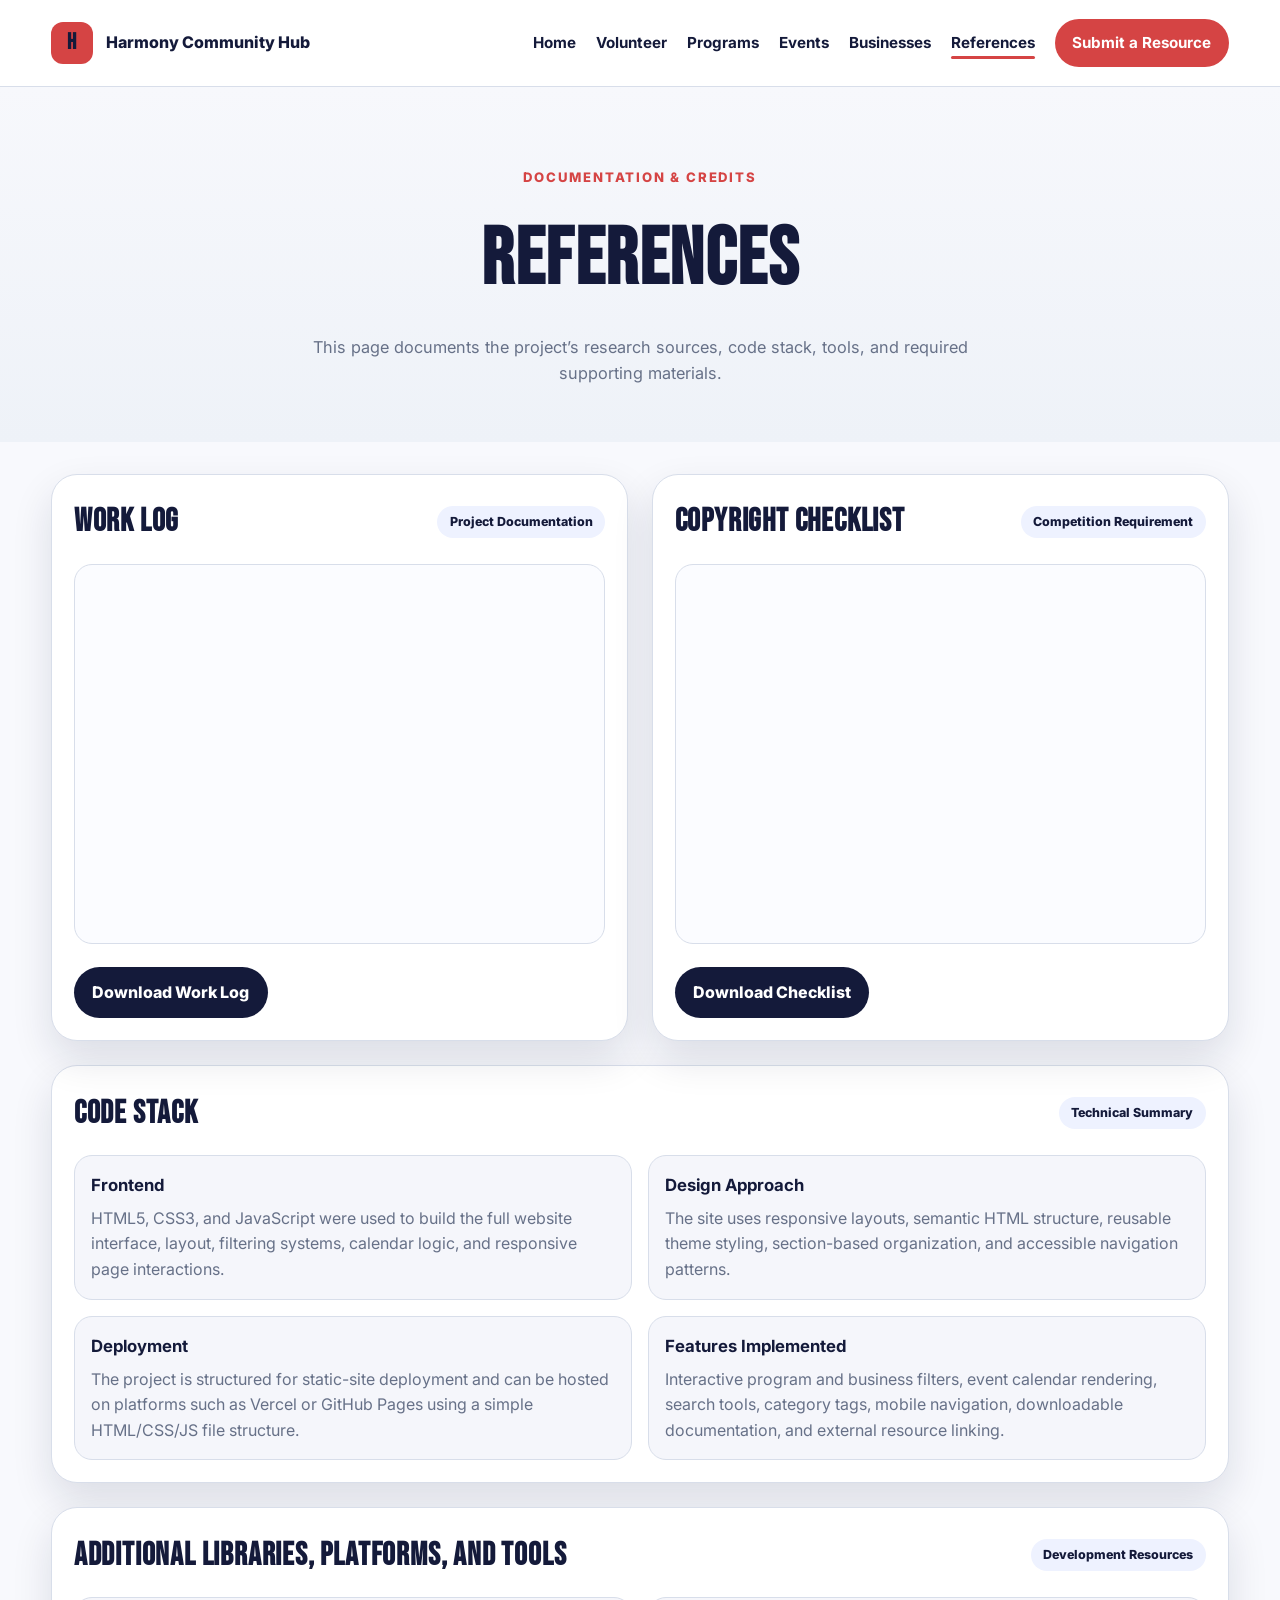
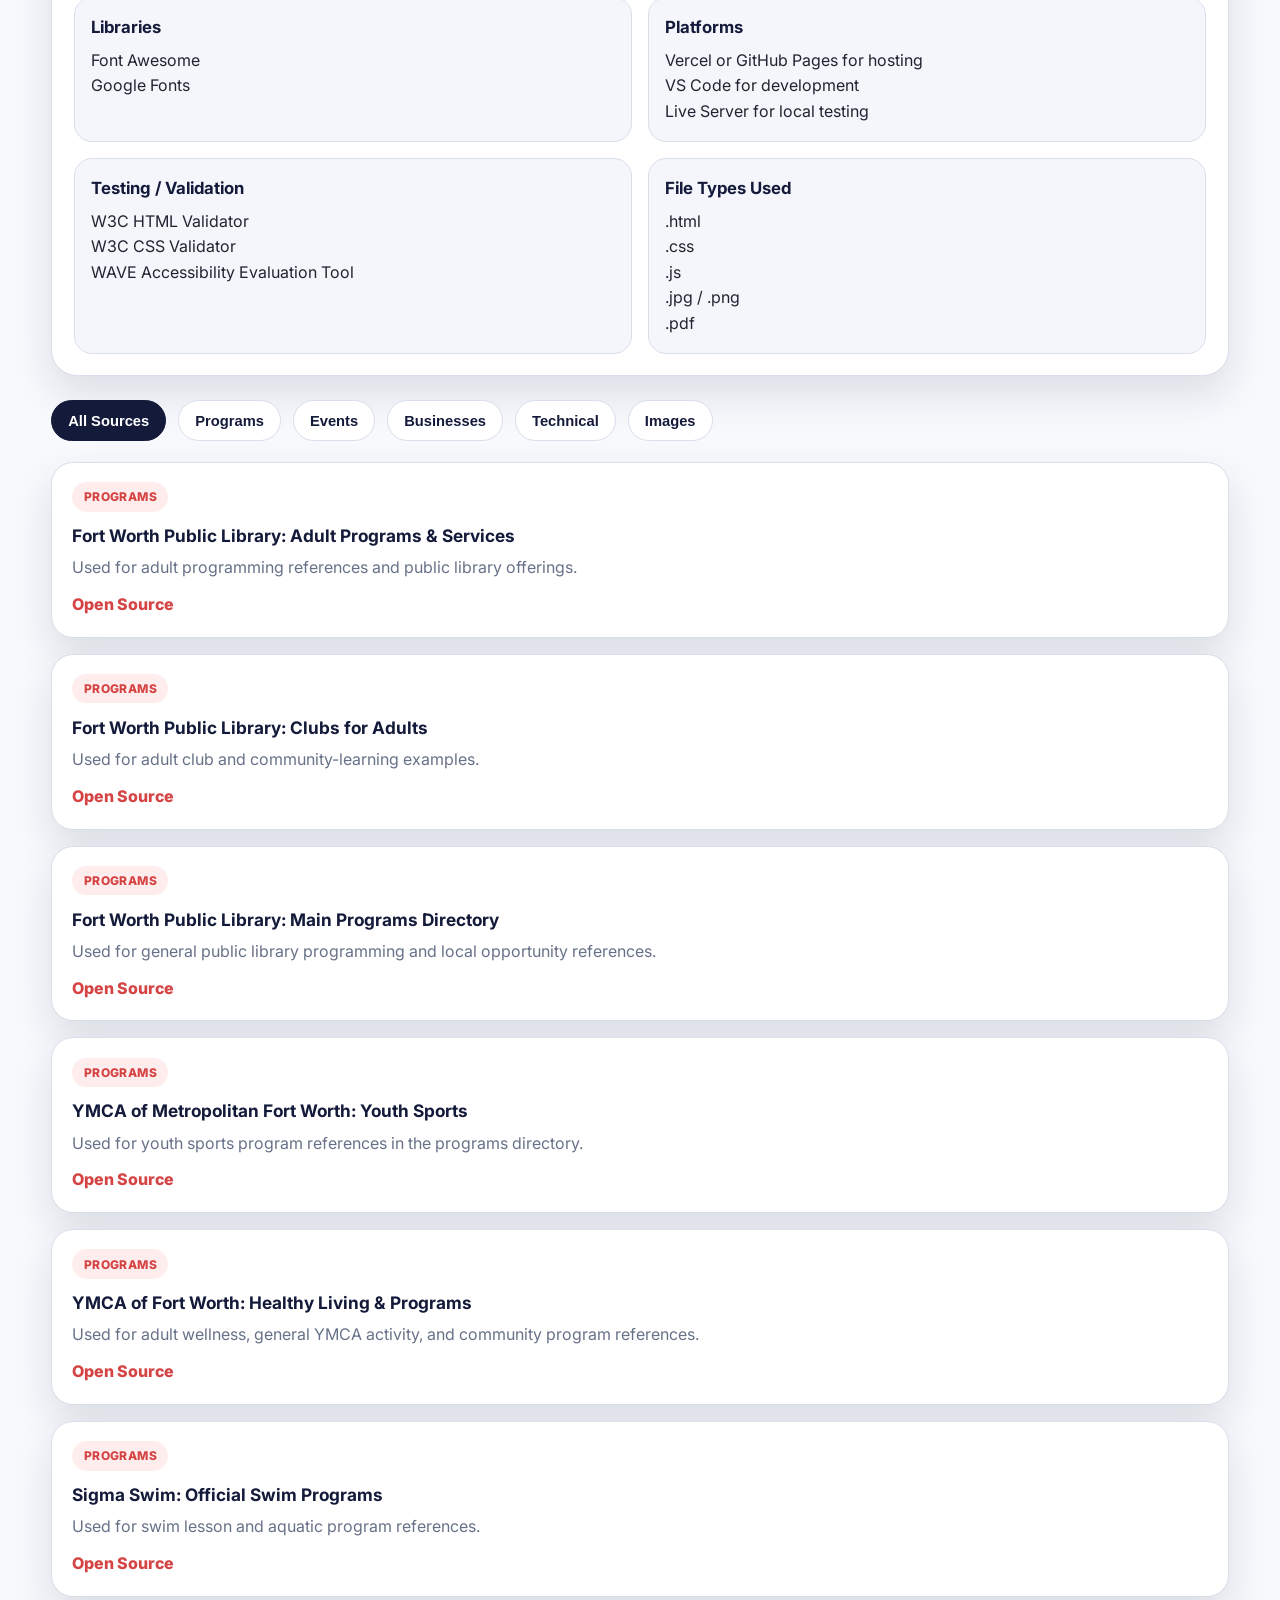
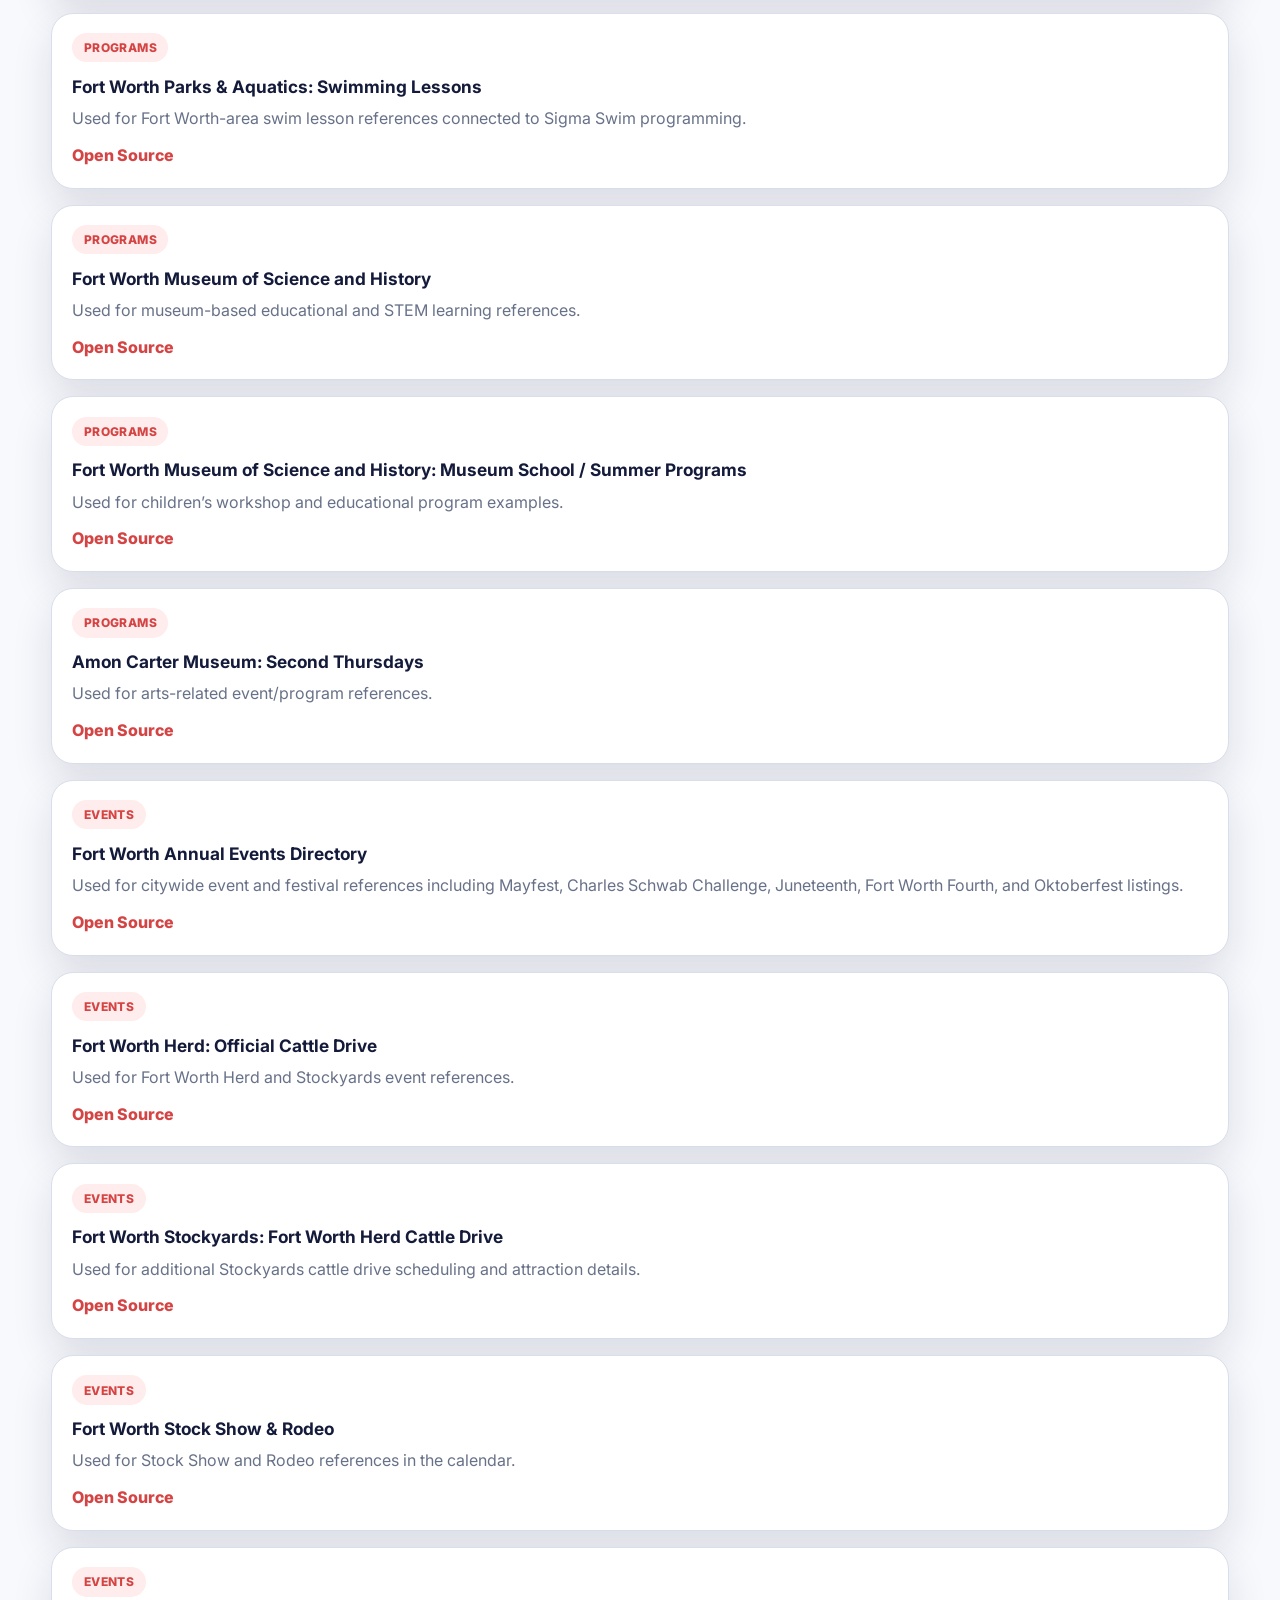
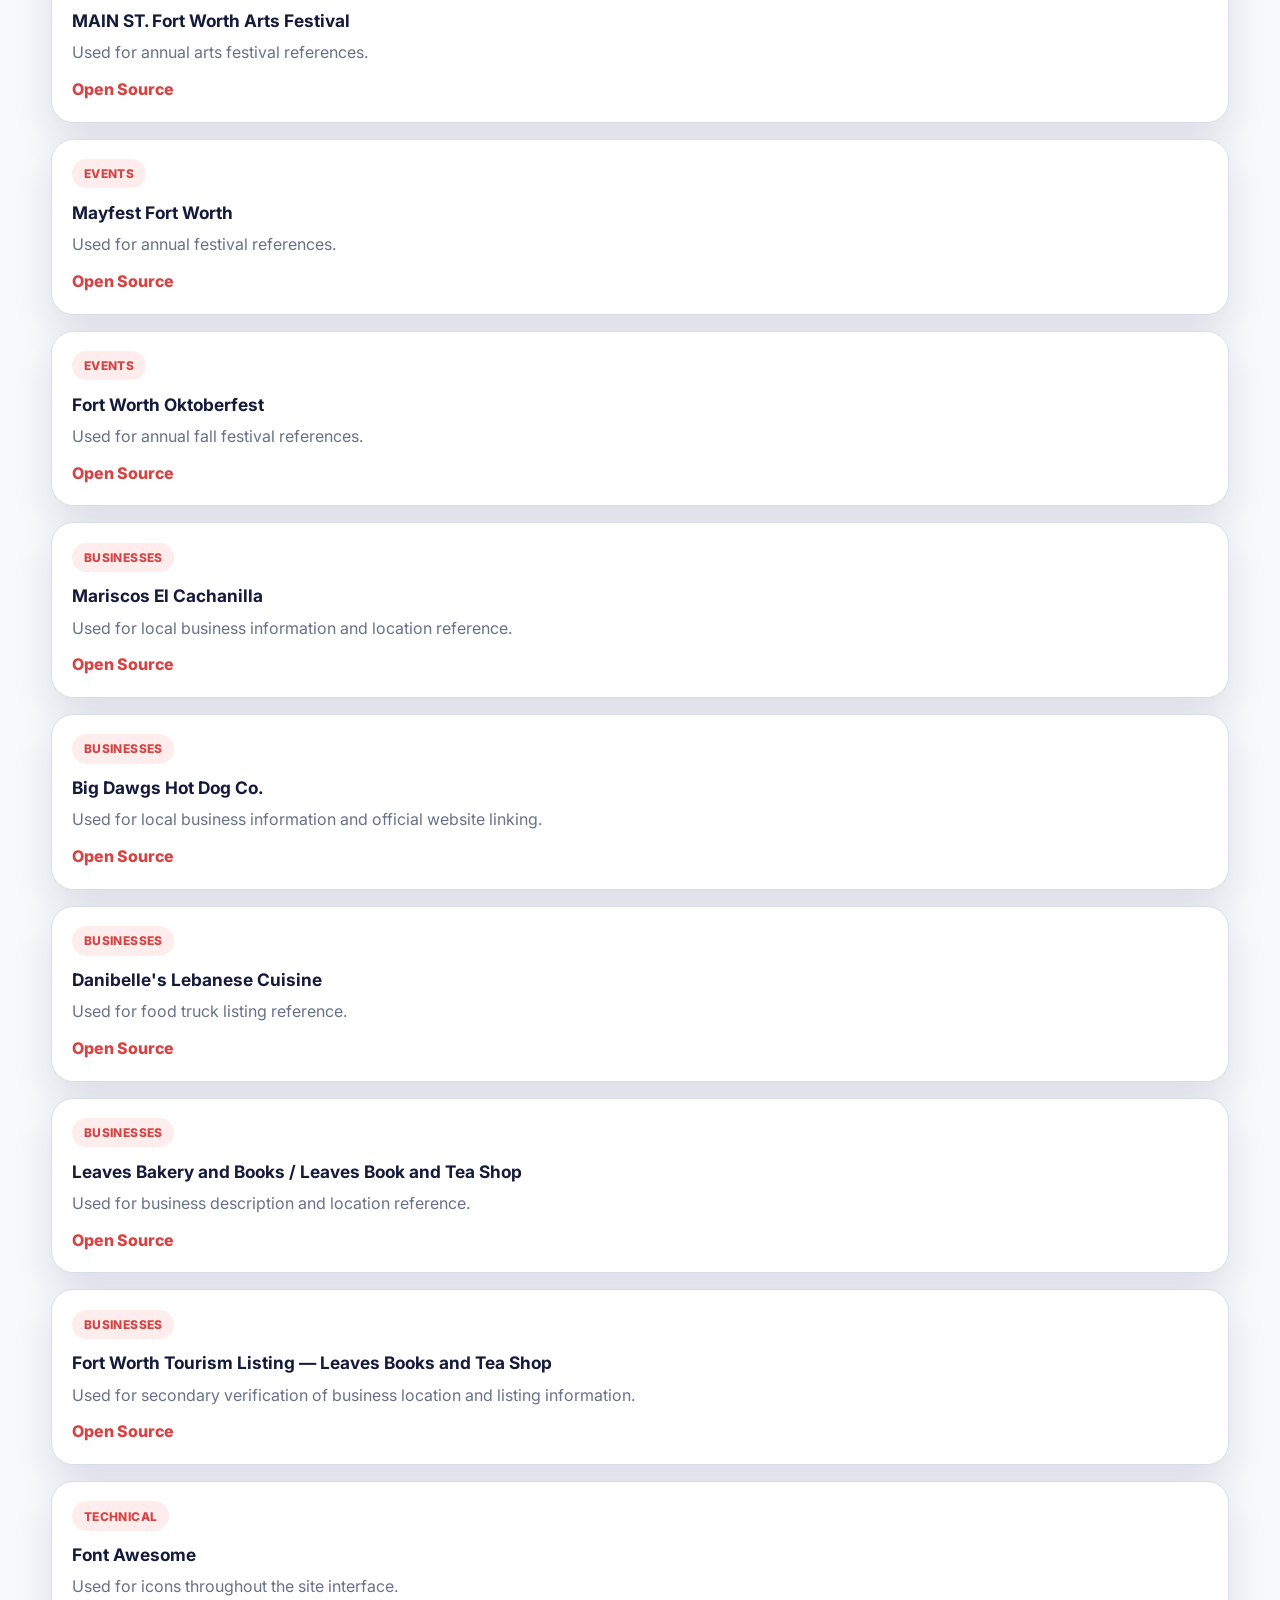
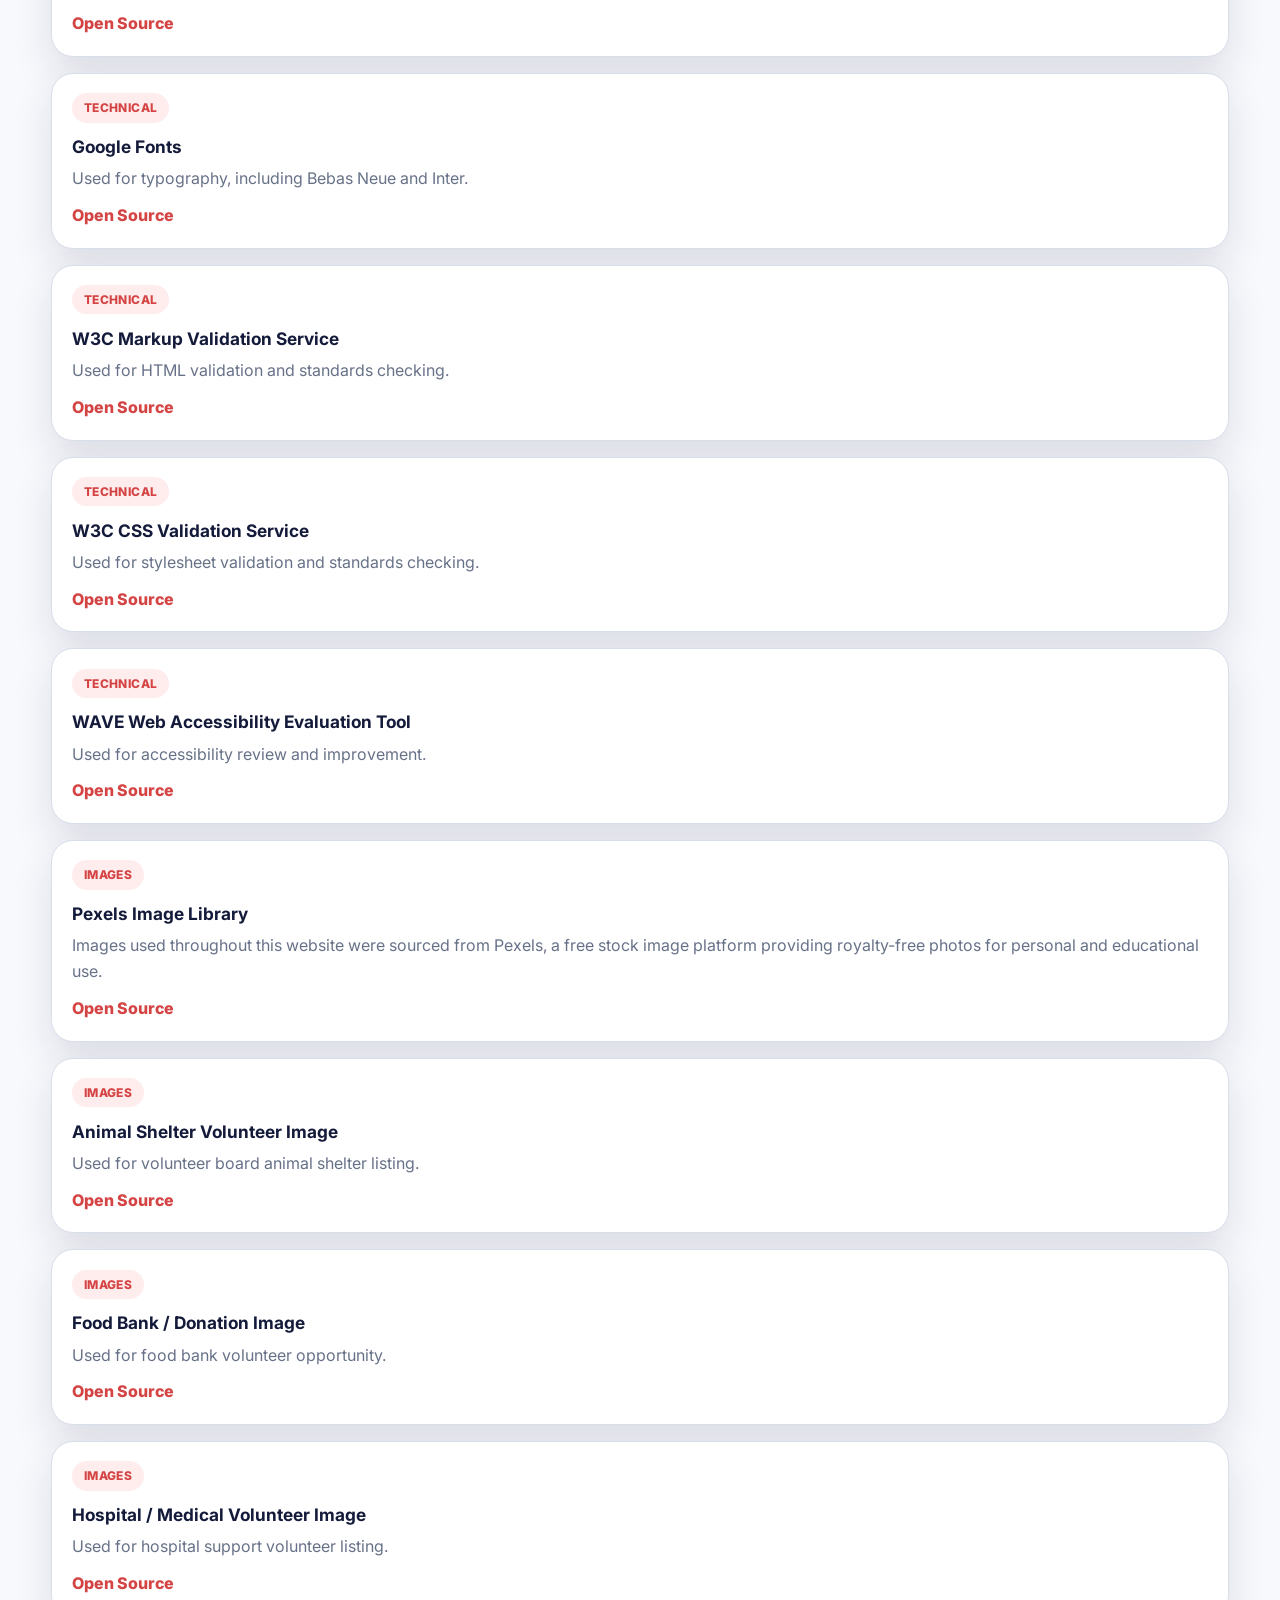
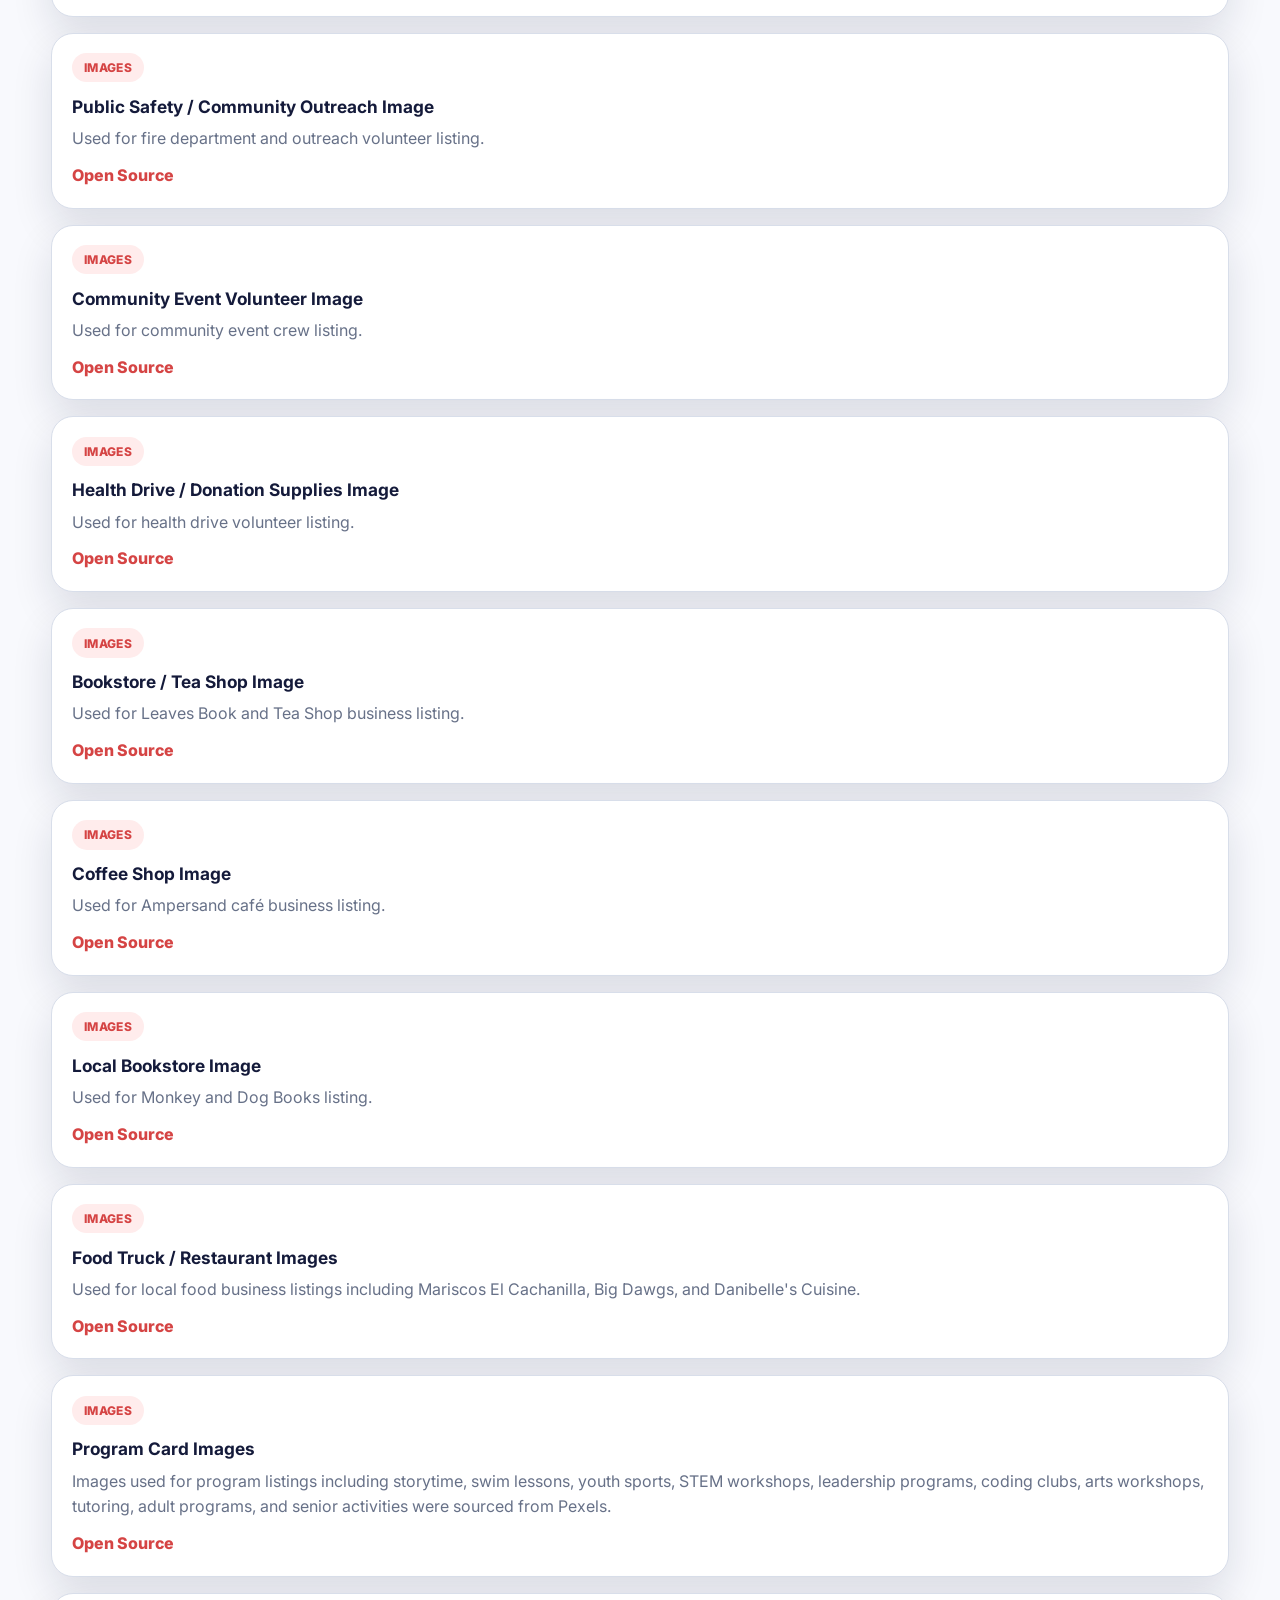
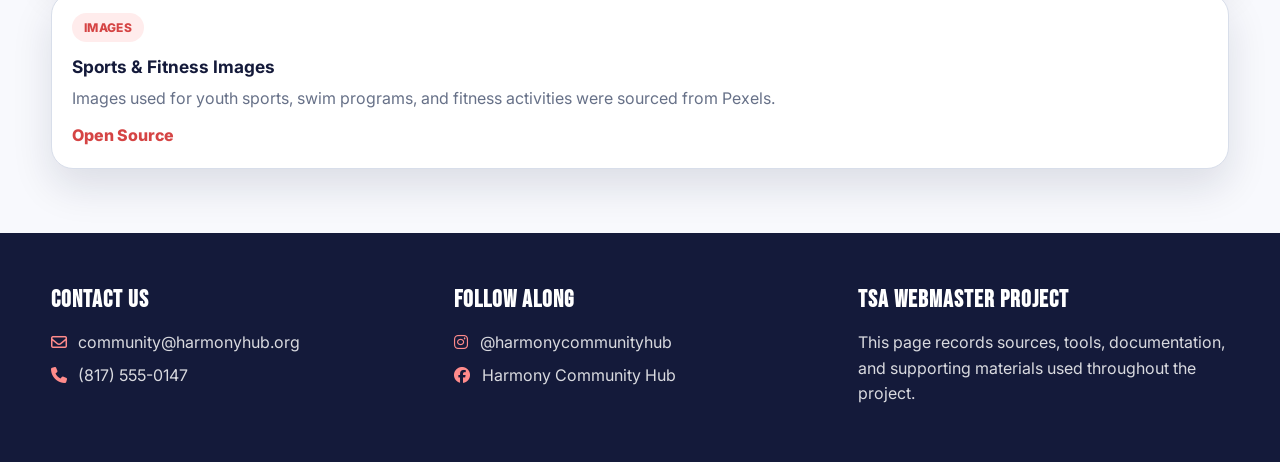
<file: citations.html>
<!DOCTYPE html>
<!DOCTYPE html>
<html lang="en">
<head>
  <meta charset="UTF-8" />
  <meta name="viewport" content="width=device-width, initial-scale=1.0" />
  <title>References | Harmony Community Hub</title>

  <link rel="preconnect" href="https://fonts.googleapis.com">
  <link rel="preconnect" href="https://fonts.gstatic.com" crossorigin>
  <link href="https://fonts.googleapis.com/css2?family=Bebas+Neue&family=Inter:wght@400;500;600;700;800&display=swap" rel="stylesheet">

  <link
    rel="stylesheet"
    href="https://cdnjs.cloudflare.com/ajax/libs/font-awesome/6.5.2/css/all.min.css"
  />

  <link rel="stylesheet" href="css/stylesv2.css" />
</head>
<body>

  <header class="subpage-header">
    <nav class="navbar container">
      <a href="index.html" class="logo dark-logo">
        <span class="logo-mark">H</span>
        <span class="logo-text">Harmony Community Hub</span>
      </a>

      <button class="menu-toggle dark-toggle" id="menu-toggle" aria-label="Toggle navigation">
        <i class="fa-solid fa-bars"></i>
      </button>

      <ul class="nav-links subpage-nav" id="nav-links">
        <li><a href="index.html">Home</a></li>
        <li><a href="volunteer.html">Volunteer</a></li>
        <li><a href="prog.html">Programs</a></li>
        <li><a href="events.html">Events</a></li>
        <li><a href="business.html">Businesses</a></li>
        <li><a class="active" href="citations.html">References</a></li>
        <li><a href="submit.html" class="btn nav-btn">Submit a Resource</a></li>
      </ul>
    </nav>
  </header>

  <section class="sub-hero">
    <div class="container">
      <p class="eyebrow">Documentation & Credits</p>
      <h1>References</h1>
      <p class="sub-hero-text">
        This page documents the project’s research sources, code stack, tools, and required supporting materials.
      </p>
    </div>
  </section>

  <main class="references-section">
    <div class="container">

      <!-- TOP BOXES -->
      <section class="ref-top-grid">
        <article class="ref-card">
          <div class="ref-card-head">
            <h2>Work Log</h2>
            <span class="ref-badge">Project Documentation</span>
          </div>

          <iframe
            src="documents/worklog.pdf"
            class="pdf-viewer"
            title="Work Log PDF">
          </iframe>

          <div class="ref-actions">
            <a href="documents/worklog.pdf" class="business-link primary" download>
              Download Work Log
            </a>
          </div>
        </article>

        <article class="ref-card">
          <div class="ref-card-head">
            <h2>Copyright Checklist</h2>
            <span class="ref-badge">Competition Requirement</span>
          </div>

          <iframe
            src="documents/copyright_checklist.pdf"
            class="pdf-viewer"
            title="Copyright Checklist PDF">
          </iframe>

          <div class="ref-actions">
            <a href="documents/copyright_checklist.pdf" class="business-link primary" download>
              Download Checklist
            </a>
          </div>
        </article>
      </section>

      <!-- STACK -->
      <section class="ref-card full-width-card">
        <div class="ref-card-head">
          <h2>Code Stack</h2>
          <span class="ref-badge">Technical Summary</span>
        </div>

        <div class="stack-grid">
          <div class="stack-item">
            <h3>Frontend</h3>
            <p>HTML5, CSS3, and JavaScript were used to build the full website interface, layout, filtering systems, calendar logic, and responsive page interactions.</p>
          </div>

          <div class="stack-item">
            <h3>Design Approach</h3>
            <p>The site uses responsive layouts, semantic HTML structure, reusable theme styling, section-based organization, and accessible navigation patterns.</p>
          </div>

          <div class="stack-item">
            <h3>Deployment</h3>
            <p>The project is structured for static-site deployment and can be hosted on platforms such as Vercel or GitHub Pages using a simple HTML/CSS/JS file structure.</p>
          </div>

          <div class="stack-item">
            <h3>Features Implemented</h3>
            <p>Interactive program and business filters, event calendar rendering, search tools, category tags, mobile navigation, downloadable documentation, and external resource linking.</p>
          </div>
        </div>
      </section>

      <!-- LIBRARIES / TOOLS -->
      <section class="ref-card full-width-card">
        <div class="ref-card-head">
          <h2>Additional Libraries, Platforms, and Tools</h2>
          <span class="ref-badge">Development Resources</span>
        </div>

        <div class="tool-grid">
          <div class="tool-box">
            <h3>Libraries</h3>
            <p>Font Awesome</p>
            <p>Google Fonts</p>
          </div>

          <div class="tool-box">
            <h3>Platforms</h3>
            <p>Vercel or GitHub Pages for hosting</p>
            <p>VS Code for development</p>
            <p>Live Server for local testing</p>
          </div>

          <div class="tool-box">
            <h3>Testing / Validation</h3>
            <p>W3C HTML Validator</p>
            <p>W3C CSS Validator</p>
            <p>WAVE Accessibility Evaluation Tool</p>
          </div>

          <div class="tool-box">
            <h3>File Types Used</h3>
            <p>.html</p>
            <p>.css</p>
            <p>.js</p>
            <p>.jpg / .png</p>
            <p>.pdf</p>
          </div>
        </div>
      </section>

      <!-- FILTERS -->
      <section class="reference-filter-bar">
        <button class="ref-filter active" data-filter="all">All Sources</button>
        <button class="ref-filter" data-filter="programs">Programs</button>
        <button class="ref-filter" data-filter="events">Events</button>
        <button class="ref-filter" data-filter="businesses">Businesses</button>
        <button class="ref-filter" data-filter="technical">Technical</button>
        <button class="ref-filter" data-filter="images">Images</button>
      </section>

      <!-- SOURCES -->
      <section class="reference-list">

        <article class="reference-entry" data-category="programs">
          <div class="reference-category">Programs</div>
          <h3>Fort Worth Public Library: Adult Programs & Services</h3>
          <p>Used for adult programming references and public library offerings.</p>
          <a href="https://www.fortworthtexas.gov/departments/library/programs/4-adults" target="_blank" rel="noreferrer">Open Source</a>
        </article>

        <article class="reference-entry" data-category="programs">
          <div class="reference-category">Programs</div>
          <h3>Fort Worth Public Library: Clubs for Adults</h3>
          <p>Used for adult club and community-learning examples.</p>
          <a href="https://www.fortworthtexas.gov/departments/library/programs/adult-clubs" target="_blank" rel="noreferrer">Open Source</a>
        </article>

        <article class="reference-entry" data-category="programs">
          <div class="reference-category">Programs</div>
          <h3>Fort Worth Public Library: Main Programs Directory</h3>
          <p>Used for general public library programming and local opportunity references.</p>
          <a href="https://www.fortworthtexas.gov/departments/library/programs" target="_blank" rel="noreferrer">Open Source</a>
        </article>

        <article class="reference-entry" data-category="programs">
          <div class="reference-category">Programs</div>
          <h3>YMCA of Metropolitan Fort Worth: Youth Sports</h3>
          <p>Used for youth sports program references in the programs directory.</p>
          <a href="https://ymcafw.org/youth-sports/" target="_blank" rel="noreferrer">Open Source</a>
        </article>

        <article class="reference-entry" data-category="programs">
          <div class="reference-category">Programs</div>
          <h3>YMCA of Fort Worth: Healthy Living & Programs</h3>
          <p>Used for adult wellness, general YMCA activity, and community program references.</p>
          <a href="https://ymcafw.org/" target="_blank" rel="noreferrer">Open Source</a>
        </article>

        <article class="reference-entry" data-category="programs">
          <div class="reference-category">Programs</div>
          <h3>Sigma Swim: Official Swim Programs</h3>
          <p>Used for swim lesson and aquatic program references.</p>
          <a href="https://www.sigmaswim.org/" target="_blank" rel="noreferrer">Open Source</a>
        </article>

        <article class="reference-entry" data-category="programs">
          <div class="reference-category">Programs</div>
          <h3>Fort Worth Parks & Aquatics: Swimming Lessons</h3>
          <p>Used for Fort Worth-area swim lesson references connected to Sigma Swim programming.</p>
          <a href="https://www.fortworthtexas.gov/departments/parks/services/pools-and-aquatics/swimming-lessons" target="_blank" rel="noreferrer">Open Source</a>
        </article>

        <article class="reference-entry" data-category="programs">
          <div class="reference-category">Programs</div>
          <h3>Fort Worth Museum of Science and History</h3>
          <p>Used for museum-based educational and STEM learning references.</p>
          <a href="https://www.fwmuseum.org/" target="_blank" rel="noreferrer">Open Source</a>
        </article>

        <article class="reference-entry" data-category="programs">
          <div class="reference-category">Programs</div>
          <h3>Fort Worth Museum of Science and History: Museum School / Summer Programs</h3>
          <p>Used for children’s workshop and educational program examples.</p>
          <a href="https://www.fwmuseum.org/learn/museum-school/" target="_blank" rel="noreferrer">Open Source</a>
        </article>

        <article class="reference-entry" data-category="programs">
          <div class="reference-category">Programs</div>
          <h3>Amon Carter Museum: Second Thursdays</h3>
          <p>Used for arts-related event/program references.</p>
          <a href="https://www.cartermuseum.org/events/public-programs/second-thursdays" target="_blank" rel="noreferrer">Open Source</a>
        </article>

        <article class="reference-entry" data-category="events">
          <div class="reference-category">Events</div>
          <h3>Fort Worth Annual Events Directory</h3>
          <p>Used for citywide event and festival references including Mayfest, Charles Schwab Challenge, Juneteenth, Fort Worth Fourth, and Oktoberfest listings.</p>
          <a href="https://www.fortworth.com/events/annual-events/" target="_blank" rel="noreferrer">Open Source</a>
        </article>

        <article class="reference-entry" data-category="events">
          <div class="reference-category">Events</div>
          <h3>Fort Worth Herd: Official Cattle Drive</h3>
          <p>Used for Fort Worth Herd and Stockyards event references.</p>
          <a href="https://www.fortworth.com/the-herd/" target="_blank" rel="noreferrer">Open Source</a>
        </article>

        <article class="reference-entry" data-category="events">
          <div class="reference-category">Events</div>
          <h3>Fort Worth Stockyards: Fort Worth Herd Cattle Drive</h3>
          <p>Used for additional Stockyards cattle drive scheduling and attraction details.</p>
          <a href="https://www.fortworthstockyards.org/events/fort-worth-herd-twice-daily-cattle-drive" target="_blank" rel="noreferrer">Open Source</a>
        </article>

        <article class="reference-entry" data-category="events">
          <div class="reference-category">Events</div>
          <h3>Fort Worth Stock Show & Rodeo</h3>
          <p>Used for Stock Show and Rodeo references in the calendar.</p>
          <a href="https://www.fwssr.com/" target="_blank" rel="noreferrer">Open Source</a>
        </article>

        <article class="reference-entry" data-category="events">
          <div class="reference-category">Events</div>
          <h3>MAIN ST. Fort Worth Arts Festival</h3>
          <p>Used for annual arts festival references.</p>
          <a href="https://mainstreetartsfest.org/" target="_blank" rel="noreferrer">Open Source</a>
        </article>

        <article class="reference-entry" data-category="events">
          <div class="reference-category">Events</div>
          <h3>Mayfest Fort Worth</h3>
          <p>Used for annual festival references.</p>
          <a href="https://mayfest.org/" target="_blank" rel="noreferrer">Open Source</a>
        </article>

        <article class="reference-entry" data-category="events">
          <div class="reference-category">Events</div>
          <h3>Fort Worth Oktoberfest</h3>
          <p>Used for annual fall festival references.</p>
          <a href="https://fortworthoktoberfest.com/" target="_blank" rel="noreferrer">Open Source</a>
        </article>

        <article class="reference-entry" data-category="businesses">
          <div class="reference-category">Businesses</div>
          <h3>Mariscos El Cachanilla</h3>
          <p>Used for local business information and location reference.</p>
          <a href="https://www.facebook.com/mariscos.el.cachanillaa/" target="_blank" rel="noreferrer">Open Source</a>
        </article>

        <article class="reference-entry" data-category="businesses">
          <div class="reference-category">Businesses</div>
          <h3>Big Dawgs Hot Dog Co.</h3>
          <p>Used for local business information and official website linking.</p>
          <a href="https://bigdawgsdfw.com/" target="_blank" rel="noreferrer">Open Source</a>
        </article>

        <article class="reference-entry" data-category="businesses">
          <div class="reference-category">Businesses</div>
          <h3>Danibelle's Lebanese Cuisine</h3>
          <p>Used for food truck listing reference.</p>
          <a href="https://roaminghunger.com/danibelles-lebanese-cuisine/" target="_blank" rel="noreferrer">Open Source</a>
        </article>

        <article class="reference-entry" data-category="businesses">
          <div class="reference-category">Businesses</div>
          <h3>Leaves Bakery and Books / Leaves Book and Tea Shop</h3>
          <p>Used for business description and location reference.</p>
          <a href="https://leaves-bakery-and-books.company.site/" target="_blank" rel="noreferrer">Open Source</a>
        </article>

        <article class="reference-entry" data-category="businesses">
          <div class="reference-category">Businesses</div>
          <h3>Fort Worth Tourism Listing — Leaves Books and Tea Shop</h3>
          <p>Used for secondary verification of business location and listing information.</p>
          <a href="https://www.fortworth.com/listing/leaves-books-and-tea-shop/8303/" target="_blank" rel="noreferrer">Open Source</a>
        </article>

        <article class="reference-entry" data-category="technical">
          <div class="reference-category">Technical</div>
          <h3>Font Awesome</h3>
          <p>Used for icons throughout the site interface.</p>
          <a href="https://fontawesome.com/" target="_blank" rel="noreferrer">Open Source</a>
        </article>

        <article class="reference-entry" data-category="technical">
          <div class="reference-category">Technical</div>
          <h3>Google Fonts</h3>
          <p>Used for typography, including Bebas Neue and Inter.</p>
          <a href="https://fonts.google.com/" target="_blank" rel="noreferrer">Open Source</a>
        </article>

        <article class="reference-entry" data-category="technical">
          <div class="reference-category">Technical</div>
          <h3>W3C Markup Validation Service</h3>
          <p>Used for HTML validation and standards checking.</p>
          <a href="https://validator.w3.org/" target="_blank" rel="noreferrer">Open Source</a>
        </article>

        <article class="reference-entry" data-category="technical">
          <div class="reference-category">Technical</div>
          <h3>W3C CSS Validation Service</h3>
          <p>Used for stylesheet validation and standards checking.</p>
          <a href="https://jigsaw.w3.org/css-validator/" target="_blank" rel="noreferrer">Open Source</a>
        </article>

        <article class="reference-entry" data-category="technical">
          <div class="reference-category">Technical</div>
          <h3>WAVE Web Accessibility Evaluation Tool</h3>
          <p>Used for accessibility review and improvement.</p>
          <a href="https://wave.webaim.org/" target="_blank" rel="noreferrer">Open Source</a>
        </article>

            <article class="reference-entry" data-category="images">
      <div class="reference-category">Images</div>
      <h3>Pexels Image Library</h3>
      <p>
        Images used throughout this website were sourced from Pexels, a free stock image platform
        providing royalty-free photos for personal and educational use.
      </p>
      <a href="https://www.pexels.com/" target="_blank" rel="noreferrer">Open Source</a>
    </article>

    <article class="reference-entry" data-category="images">
      <div class="reference-category">Images</div>
      <h3>Animal Shelter Volunteer Image</h3>
      <p>Used for volunteer board animal shelter listing.</p>
      <a href="https://www.pexels.com/photo/person-holding-brown-dog-4587996/" target="_blank" rel="noreferrer">Open Source</a>
    </article>

    <article class="reference-entry" data-category="images">
      <div class="reference-category">Images</div>
      <h3>Food Bank / Donation Image</h3>
      <p>Used for food bank volunteer opportunity.</p>
      <a href="https://www.pexels.com/photo/food-on-table-6646918/" target="_blank" rel="noreferrer">Open Source</a>
    </article>

    <article class="reference-entry" data-category="images">
      <div class="reference-category">Images</div>
      <h3>Hospital / Medical Volunteer Image</h3>
      <p>Used for hospital support volunteer listing.</p>
      <a href="https://www.pexels.com/photo/person-holding-blue-stethoscope-4386466/" target="_blank" rel="noreferrer">Open Source</a>
    </article>

    <article class="reference-entry" data-category="images">
      <div class="reference-category">Images</div>
      <h3>Public Safety / Community Outreach Image</h3>
      <p>Used for fire department and outreach volunteer listing.</p>
      <a href="https://www.pexels.com/photo/firefighters-in-action-7374973/" target="_blank" rel="noreferrer">Open Source</a>
    </article>

    <article class="reference-entry" data-category="images">
      <div class="reference-category">Images</div>
      <h3>Community Event Volunteer Image</h3>
      <p>Used for community event crew listing.</p>
      <a href="https://www.pexels.com/photo/group-of-people-at-event-3184430/" target="_blank" rel="noreferrer">Open Source</a>
    </article>

    <article class="reference-entry" data-category="images">
      <div class="reference-category">Images</div>
      <h3>Health Drive / Donation Supplies Image</h3>
      <p>Used for health drive volunteer listing.</p>
      <a href="https://www.pexels.com/photo/cardboard-boxes-with-items-6647037/" target="_blank" rel="noreferrer">Open Source</a>
    </article>

    <article class="reference-entry" data-category="images">
      <div class="reference-category">Images</div>
      <h3>Bookstore / Tea Shop Image</h3>
      <p>Used for Leaves Book and Tea Shop business listing.</p>
      <a href="https://www.pexels.com/photo/books-and-tea-on-table-3747468/" target="_blank" rel="noreferrer">Open Source</a>
    </article>

    <article class="reference-entry" data-category="images">
      <div class="reference-category">Images</div>
      <h3>Coffee Shop Image</h3>
      <p>Used for Ampersand café business listing.</p>
      <a href="https://www.pexels.com/photo/coffee-cup-on-table-302899/" target="_blank" rel="noreferrer">Open Source</a>
    </article>

    <article class="reference-entry" data-category="images">
      <div class="reference-category">Images</div>
      <h3>Local Bookstore Image</h3>
      <p>Used for Monkey and Dog Books listing.</p>
      <a href="https://www.pexels.com/photo/books-bookstore-book-reading-159711/" target="_blank" rel="noreferrer">Open Source</a>
    </article>

    <article class="reference-entry" data-category="images">
      <div class="reference-category">Images</div>
      <h3>Food Truck / Restaurant Images</h3>
      <p>Used for local food business listings including Mariscos El Cachanilla, Big Dawgs, and Danibelle's Cuisine.</p>
      <a href="https://www.pexels.com/search/food/" target="_blank" rel="noreferrer">Open Source</a>
    </article>

    <article class="reference-entry" data-category="images">
  <div class="reference-category">Images</div>
  <h3>Program Card Images</h3>
  <p>
    Images used for program listings including storytime, swim lessons, youth sports,
    STEM workshops, leadership programs, coding clubs, arts workshops, tutoring,
    adult programs, and senior activities were sourced from Pexels.
  </p>
  <a href="https://www.pexels.com/search/education/" target="_blank" rel="noreferrer">Open Source</a>
</article>

<article class="reference-entry" data-category="images">
  <div class="reference-category">Images</div>
  <h3>Sports & Fitness Images</h3>
  <p>
    Images used for youth sports, swim programs, and fitness activities were sourced from Pexels.
  </p>
  <a href="https://www.pexels.com/search/sports/" target="_blank" rel="noreferrer">Open Source</a>
</article>

      </section>
    </div>
  </main>

  <footer class="footer">
    <div class="container footer-grid">
      <div>
        <h3>Contact Us</h3>
        <p><i class="fa-regular fa-envelope"></i> community@harmonyhub.org</p>
        <p><i class="fa-solid fa-phone"></i> (817) 555-0147</p>
      </div>

      <div>
        <h3>Follow Along</h3>
        <p><i class="fa-brands fa-instagram"></i> @harmonycommunityhub</p>
        <p><i class="fa-brands fa-facebook"></i> Harmony Community Hub</p>
      </div>

      <div>
        <h3>TSA Webmaster Project</h3>
        <p>This page records sources, tools, documentation, and supporting materials used throughout the project.</p>
      </div>
    </div>
  </footer>

  <script src="js/script.js"></script>
  <script src="js/citations.js"></script>
</body>
</html>
</file>
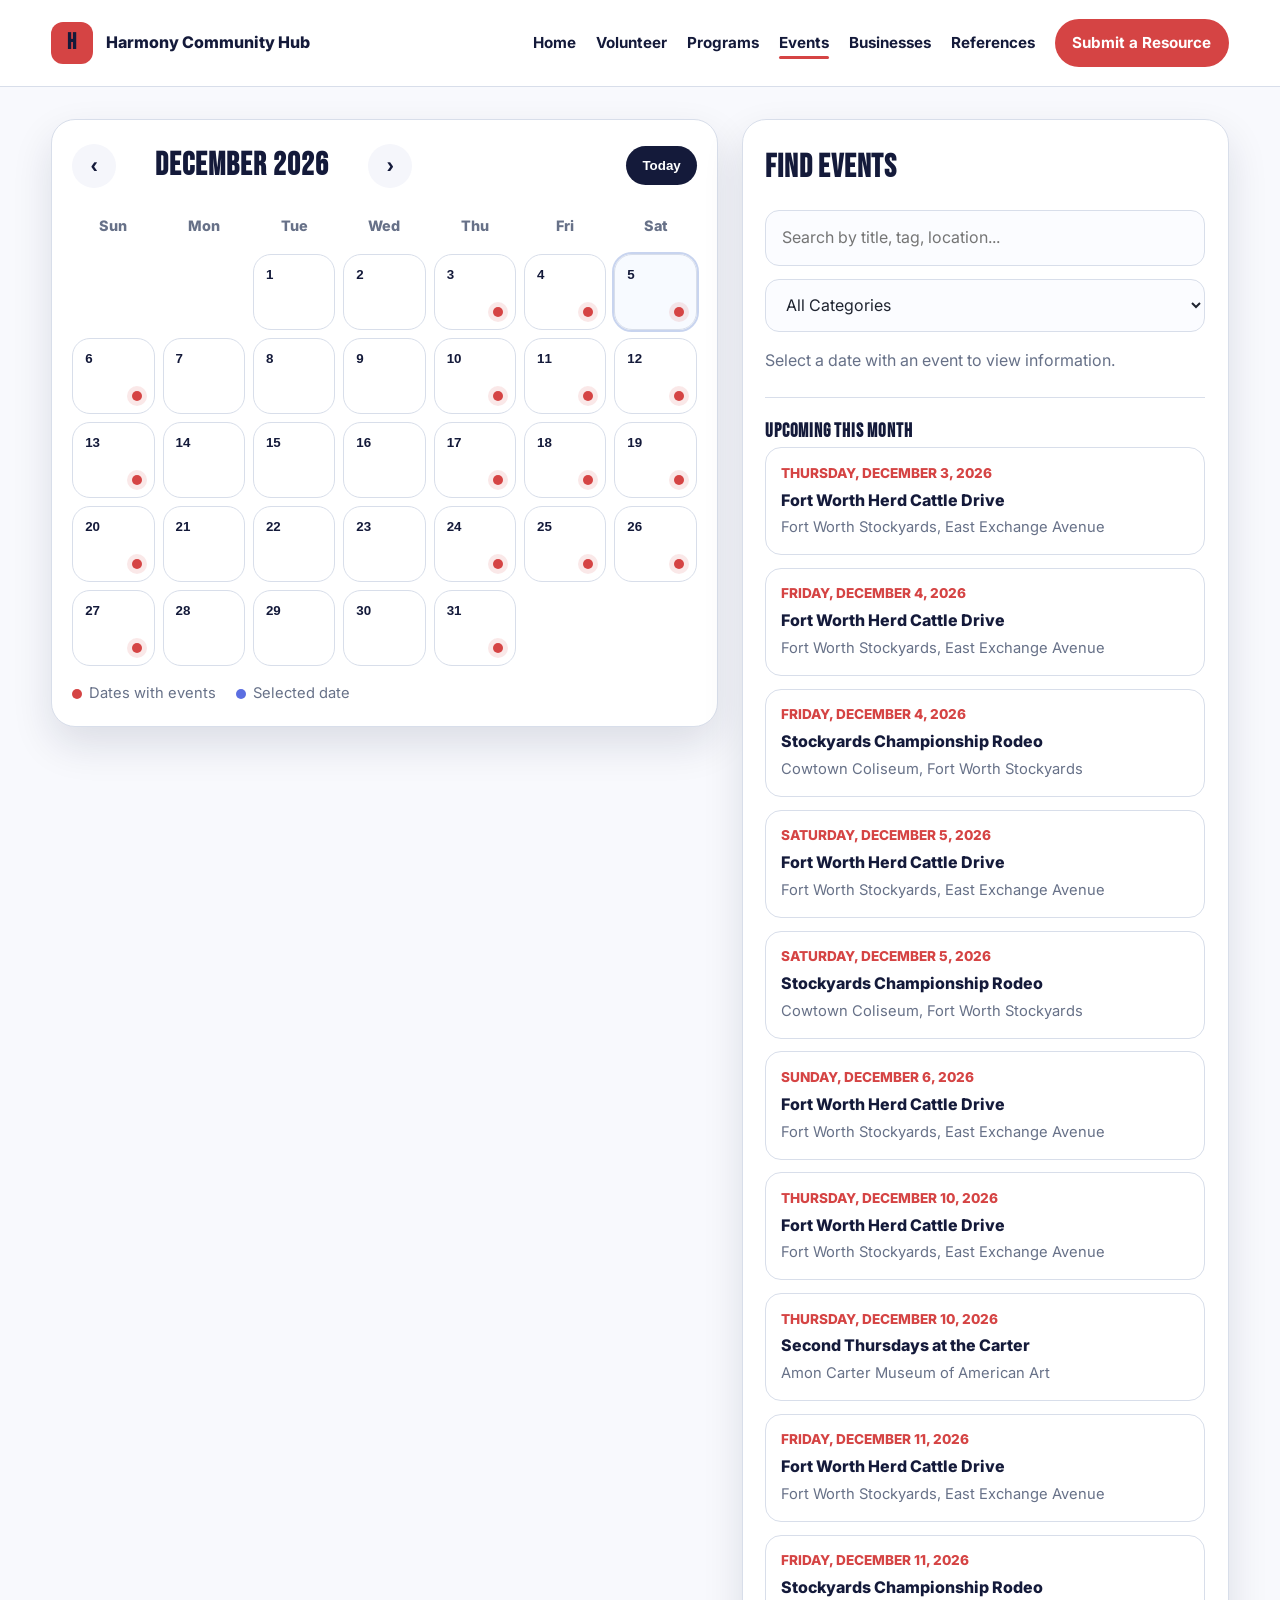
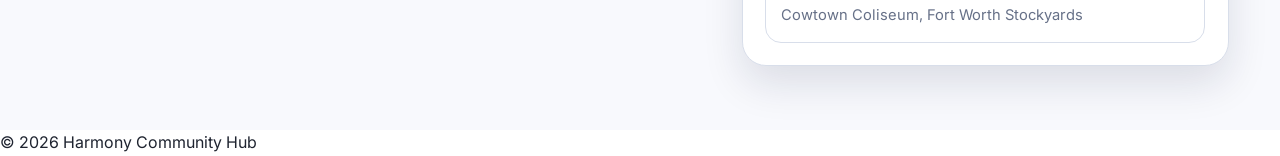
<file: events.html>
<!DOCTYPE html>
<html lang="en">
<head>
  <meta charset="UTF-8" />
  <meta name="viewport" content="width=device-width, initial-scale=1.0" />
  <title>Volunteer | Harmony Community Hub</title>

  <link rel="preconnect" href="https://fonts.googleapis.com">
  <link rel="preconnect" href="https://fonts.gstatic.com" crossorigin>
  <link href="https://fonts.googleapis.com/css2?family=Bebas+Neue&family=Inter:wght@400;500;600;700;800&display=swap" rel="stylesheet">

  <link
    rel="stylesheet"
    href="https://cdnjs.cloudflare.com/ajax/libs/font-awesome/6.5.2/css/all.min.css"
  />

  <link rel="stylesheet" href="css/stylesv2.css" />
</head>
<body>

  <!-- HEADER -->
  <header class="subpage-header">
    <nav class="navbar container">
      <a href="index.html" class="logo dark-logo">
        <span class="logo-mark">H</span>
        <span class="logo-text">Harmony Community Hub</span>
      </a>

      <button class="menu-toggle dark-toggle" id="menu-toggle" aria-label="Toggle navigation">
        <i class="fa-solid fa-bars"></i>
      </button>

      <ul class="nav-links subpage-nav" id="nav-links">
        <li><a href="index.html">Home</a></li>
        <li><a href="volunteer.html">Volunteer</a></li>
        <li><a href="prog.html">Programs</a></li>
        <li><a href="events.html" class="active">Events</a></li>
        <li><a href="business.html">Businesses</a></li>
        <li><a href="citations.html">References</a></li>
        <li><a href="submit.html" class="btn nav-btn">Submit a Resource</a></li>
      </ul>
    </nav>
  </header>

<section class="content events-content">
  <div class="events-layout">

    <!-- Calendar -->
    <div class="calendar-card">
      <div class="calendar-toolbar">
        <div class="calendar-header">
          <button class="cal-btn" id="prevMonth" aria-label="Previous month">‹</button>
          <h2 id="monthLabel">Month YYYY</h2>
          <button class="cal-btn" id="nextMonth" aria-label="Next month">›</button>
        </div>

        <button class="today-btn" id="todayBtn" type="button">Today</button>
      </div>

      <div class="calendar-weekdays">
        <div>Sun</div><div>Mon</div><div>Tue</div><div>Wed</div><div>Thu</div><div>Fri</div><div>Sat</div>
      </div>

      <div class="calendar-grid" id="calendarGrid"></div>

      <div class="calendar-legend">
        <span class="legend-item"><span class="legend-dot"></span> Dates with events</span>
        <span class="legend-item"><span class="legend-dot selected-dot"></span> Selected date</span>
      </div>
    </div>

    <!-- Details Panel -->
    <aside class="event-details-card" aria-live="polite">
      <h2>Find Events</h2>

      <div class="event-tools">
        <div class="event-search-wrap">
          <input id="eventSearch" type="text" placeholder="Search by title, tag, location..." />
        </div>

        <div class="event-filter-wrap">
          <select id="eventTagFilter">
            <option value="all">All Categories</option>
            <option value="Family-Friendly">Family-Friendly</option>
            <option value="Arts">Arts</option>
            <option value="Museum">Museum</option>
            <option value="Outdoor">Outdoor</option>
            <option value="Sports">Sports</option>
            <option value="Festival">Festival</option>
            <option value="Western">Western</option>
            <option value="Free">Free</option>
          </select>
        </div>
      </div>

      <p class="muted" id="selectionMessage">Select a date with an event to view information.</p>

      <div id="eventDetails" class="hidden">
        <h3 class="date-heading" id="selectedDateHeading"></h3>
        <div id="eventList"></div>
      </div>

      <div class="upcoming-block">
        <h3>Upcoming This Month</h3>
        <div id="upcomingList" class="upcoming-list"></div>
      </div>
    </aside>

  </div>
</section>

  <footer>
    &copy; 2026 Harmony Community Hub
  </footer>

  <script src="js/events.js"></script>
</file>
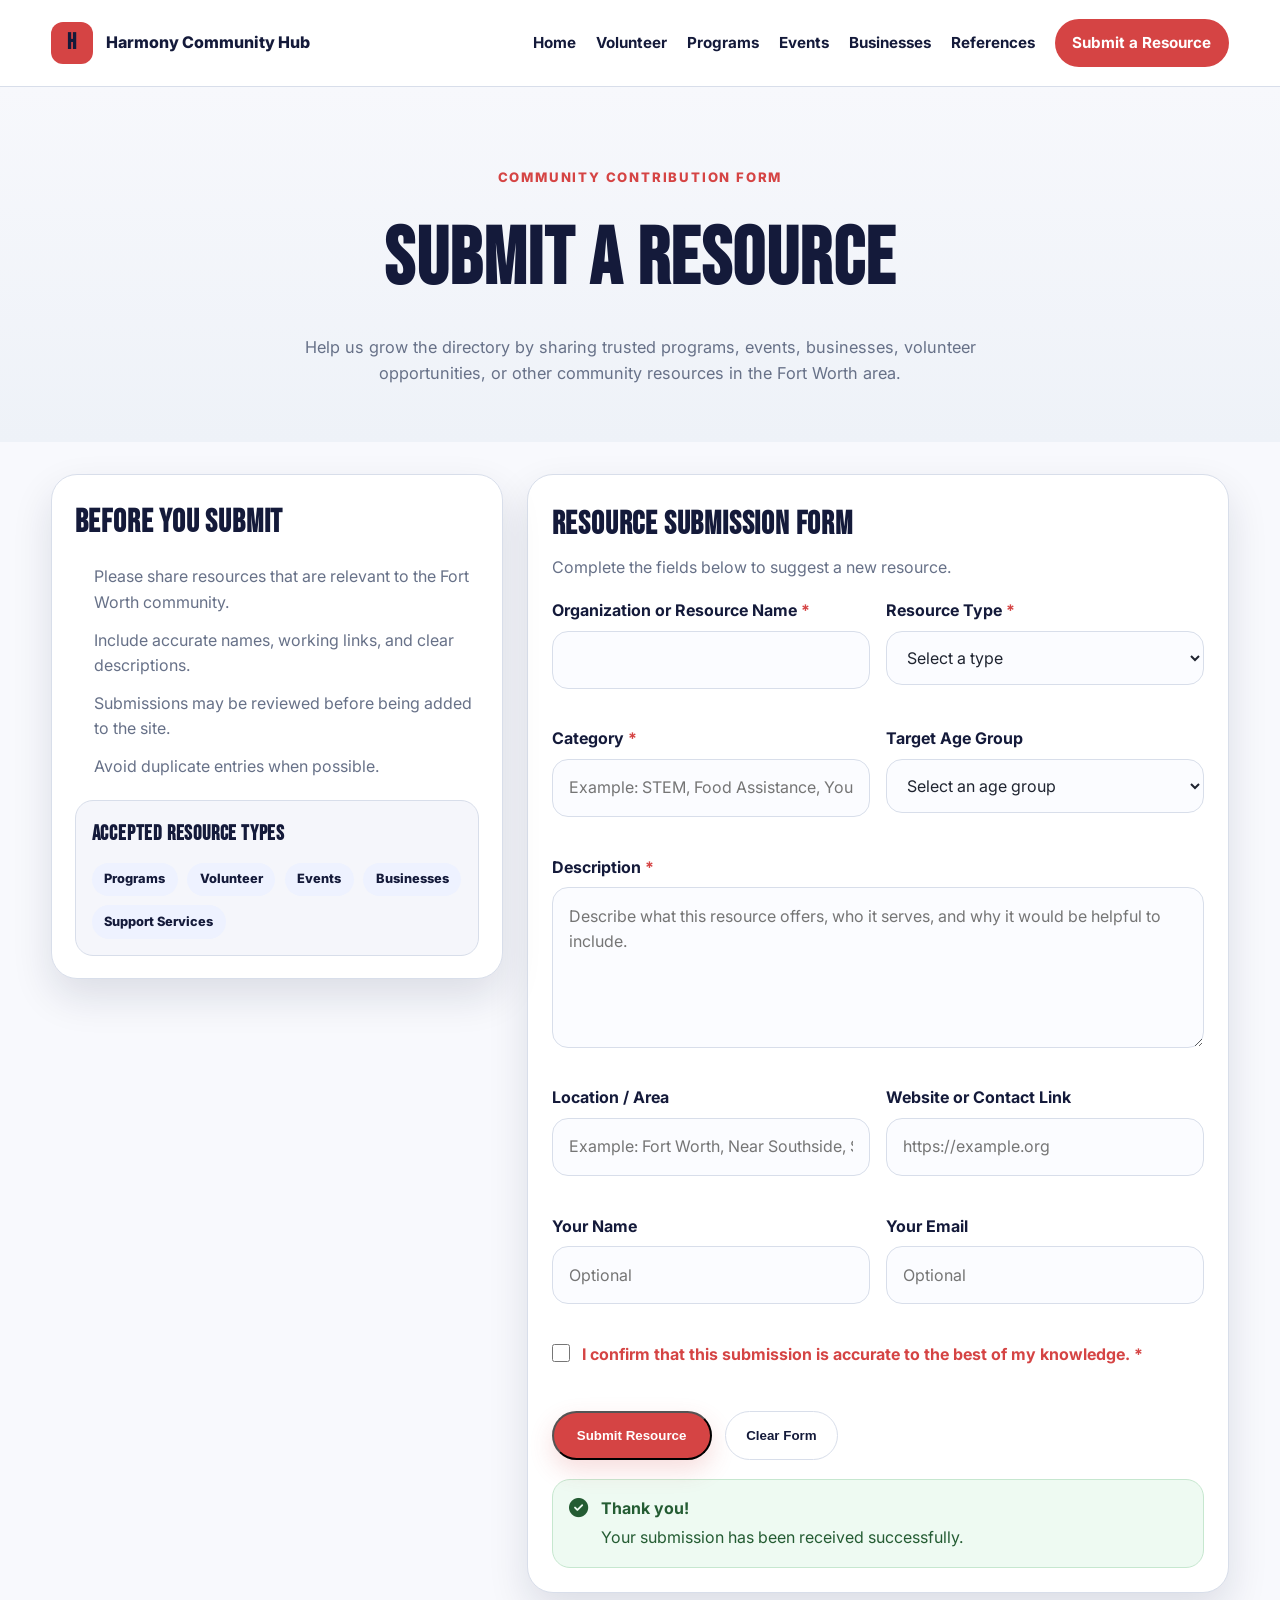
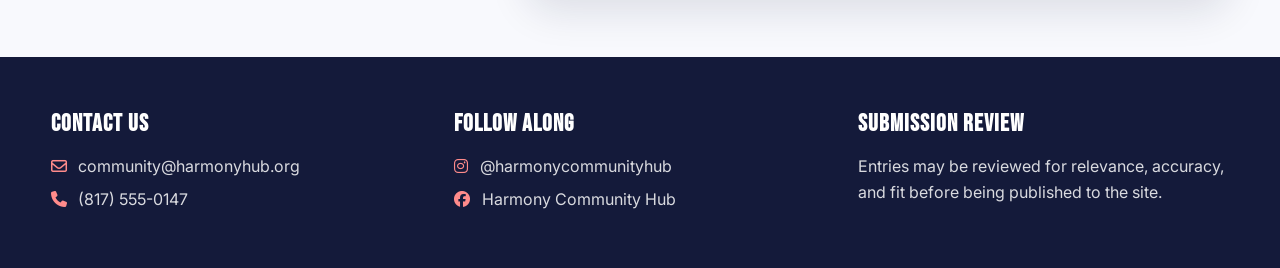
<file: submit.html>
<!DOCTYPE html>
<html lang="en">
<head>
  <meta charset="UTF-8" />
  <meta name="viewport" content="width=device-width, initial-scale=1.0" />
  <title>Submit a Resource | Harmony Community Hub</title>

  <link rel="preconnect" href="https://fonts.googleapis.com">
  <link rel="preconnect" href="https://fonts.gstatic.com" crossorigin>
  <link href="https://fonts.googleapis.com/css2?family=Bebas+Neue&family=Inter:wght@400;500;600;700;800&display=swap" rel="stylesheet">

  <link
    rel="stylesheet"
    href="https://cdnjs.cloudflare.com/ajax/libs/font-awesome/6.5.2/css/all.min.css"
  />

  <link rel="stylesheet" href="css/stylesv2.css" />
</head>
<body>

  <header class="subpage-header">
    <nav class="navbar container">
      <a href="index.html" class="logo dark-logo">
        <span class="logo-mark">H</span>
        <span class="logo-text">Harmony Community Hub</span>
      </a>

      <button class="menu-toggle dark-toggle" id="menu-toggle" aria-label="Toggle navigation">
        <i class="fa-solid fa-bars"></i>
      </button>

      <ul class="nav-links subpage-nav" id="nav-links">
        <li><a href="index.html">Home</a></li>
        <li><a href="volunteer.html">Volunteer</a></li>
        <li><a href="prog.html">Programs</a></li>
        <li><a href="events.html">Events</a></li>
        <li><a href="business.html">Businesses</a></li>
        <li><a href="citations.html">References</a></li>
        <li><a class="btn nav-btn" href="submit.html">Submit a Resource</a></li>
      </ul>
    </nav>
  </header>

  <section class="sub-hero">
    <div class="container">
      <p class="eyebrow">Community Contribution Form</p>
      <h1>Submit a Resource</h1>
      <p class="sub-hero-text">
        Help us grow the directory by sharing trusted programs, events, businesses,
        volunteer opportunities, or other community resources in the Fort Worth area.
      </p>
    </div>
  </section>

  <main class="submit-section">
    <div class="container">
      <div class="submit-layout">

        <aside class="submit-info-card">
          <h2>Before You Submit</h2>
          <ul class="submit-guidelines">
            <li>Please share resources that are relevant to the Fort Worth community.</li>
            <li>Include accurate names, working links, and clear descriptions.</li>
            <li>Submissions may be reviewed before being added to the site.</li>
            <li>Avoid duplicate entries when possible.</li>
          </ul>

          <div class="submit-note-box">
            <h3>Accepted Resource Types</h3>
            <div class="submit-chip-row">
              <span class="submit-chip">Programs</span>
              <span class="submit-chip">Volunteer</span>
              <span class="submit-chip">Events</span>
              <span class="submit-chip">Businesses</span>
              <span class="submit-chip">Support Services</span>
            </div>
          </div>
        </aside>

        <section class="submit-card">
          <div class="submit-card-head">
            <h2>Resource Submission Form</h2>
            <p>Complete the fields below to suggest a new resource.</p>
          </div>

          <form id="resourceForm" novalidate>
            <div class="form-grid">

              <div class="form-group">
                <label for="orgName">Organization or Resource Name <span>*</span></label>
                <input type="text" id="orgName" name="orgName" required />
                <small class="error-message"></small>
              </div>

              <div class="form-group">
                <label for="resourceType">Resource Type <span>*</span></label>
                <select id="resourceType" name="resourceType" required>
                  <option value="">Select a type</option>
                  <option value="Program">Program</option>
                  <option value="Volunteer Opportunity">Volunteer Opportunity</option>
                  <option value="Event">Event</option>
                  <option value="Business">Business</option>
                  <option value="Support Service">Support Service</option>
                  <option value="Other">Other</option>
                </select>
                <small class="error-message"></small>
              </div>

              <div class="form-group">
                <label for="category">Category <span>*</span></label>
                <input
                  type="text"
                  id="category"
                  name="category"
                  placeholder="Example: STEM, Food Assistance, Youth Sports, Local Business"
                  required
                />
                <small class="error-message"></small>
              </div>

              <div class="form-group">
                <label for="ageGroup">Target Age Group</label>
                <select id="ageGroup" name="ageGroup">
                  <option value="">Select an age group</option>
                  <option value="Elementary">Elementary</option>
                  <option value="Teen">Teen</option>
                  <option value="Adult">Adult</option>
                  <option value="Senior">Senior</option>
                  <option value="All Ages">All Ages</option>
                </select>
              </div>

              <div class="form-group full-width">
                <label for="description">Description <span>*</span></label>
                <textarea
                  id="description"
                  name="description"
                  rows="5"
                  placeholder="Describe what this resource offers, who it serves, and why it would be helpful to include."
                  required
                ></textarea>
                <small class="error-message"></small>
              </div>

              <div class="form-group">
                <label for="location">Location / Area</label>
                <input
                  type="text"
                  id="location"
                  name="location"
                  placeholder="Example: Fort Worth, Near Southside, Stockyards"
                />
              </div>

              <div class="form-group">
                <label for="contact">Website or Contact Link</label>
                <input
                  type="url"
                  id="contact"
                  name="contact"
                  placeholder="https://example.org"
                />
                <small class="error-message"></small>
              </div>

              <div class="form-group">
                <label for="submitterName">Your Name</label>
                <input
                  type="text"
                  id="submitterName"
                  name="submitterName"
                  placeholder="Optional"
                />
              </div>

              <div class="form-group">
                <label for="submitterEmail">Your Email</label>
                <input
                  type="email"
                  id="submitterEmail"
                  name="submitterEmail"
                  placeholder="Optional"
                />
                <small class="error-message"></small>
              </div>

              <div class="form-group full-width">
                <label class="checkbox-row">
                  <input type="checkbox" id="verifyCheck" required />
                  <span>I confirm that this submission is accurate to the best of my knowledge. <span class="required-star">*</span></span>
                </label>
                <small class="error-message checkbox-error"></small>
              </div>
            </div>

            <div class="form-actions">
              <button type="submit" class="btn primary-btn">Submit Resource</button>
              <button type="reset" class="btn submit-reset-btn">Clear Form</button>
            </div>
          </form>

          <div id="successMessage" class="success-msg hidden" role="status" aria-live="polite">
            <i class="fa-solid fa-circle-check"></i>
            <div>
              <strong>Thank you!</strong>
              <p>Your submission has been received successfully.</p>
            </div>
          </div>
        </section>
      </div>
    </div>
  </main>

  <footer class="footer">
    <div class="container footer-grid">
      <div>
        <h3>Contact Us</h3>
        <p><i class="fa-regular fa-envelope"></i> community@harmonyhub.org</p>
        <p><i class="fa-solid fa-phone"></i> (817) 555-0147</p>
      </div>

      <div>
        <h3>Follow Along</h3>
        <p><i class="fa-brands fa-instagram"></i> @harmonycommunityhub</p>
        <p><i class="fa-brands fa-facebook"></i> Harmony Community Hub</p>
      </div>

      <div>
        <h3>Submission Review</h3>
        <p>Entries may be reviewed for relevance, accuracy, and fit before being published to the site.</p>
      </div>
    </div>
  </footer>

  <script src="js/script.js"></script>
  <script src="js/form.js"></script>
</body>
</html>
</file>
<file: css/stylesv2.css>
:root {
  --primary: #141a3a;
  --primary-2: #1f2757;
  --accent: #d54444;
  --accent-dark: #b92f2f;
  --highlight: #5b6ee1;
  --light: #ffffff;
  --soft: #f5f6fb;
  --soft-2: #eef1f8;
  --text: #1f2430;
  --muted: #677188;
  --border: #d8deea;
  --shadow: 0 18px 40px rgba(20, 26, 58, 0.12);
  --radius-lg: 24px;
  --radius-md: 16px;
  --radius-sm: 10px;
  --max-width: 1180px;
}

/* RESET */
* {
  margin: 0;
  padding: 0;
  box-sizing: border-box;
}

html {
  scroll-behavior: smooth;
}

body {
  font-family: "Inter", sans-serif;
  color: var(--text);
  background: #ffffff;
  line-height: 1.6;
}

img {
  max-width: 100%;
  display: block;
}

a {
  text-decoration: none;
  color: inherit;
}

ul {
  list-style: none;
}

.container {
  width: min(92%, var(--max-width));
  margin: 0 auto;
}

.section {
  padding: 5.5rem 0;
}

.section-title {
  font-family: "Bebas Neue", sans-serif;
  font-size: clamp(2.2rem, 4vw, 3.4rem);
  letter-spacing: 1px;
  color: var(--primary);
  text-align: center;
  margin-bottom: 2rem;
}

.section-title.left {
  text-align: left;
}

.eyebrow {
  text-transform: uppercase;
  letter-spacing: 1.8px;
  font-size: 0.82rem;
  font-weight: 800;
  color: var(--accent);
  margin-bottom: 0.5rem;
}

/* BUTTONS */
.btn {
  display: inline-flex;
  align-items: center;
  justify-content: center;
  gap: 0.5rem;
  font-weight: 700;
  border-radius: 999px;
  transition: all 0.25s ease;
  cursor: pointer;
}

.primary-btn {
  background: var(--accent);
  color: white;
  padding: 0.95rem 1.45rem;
  box-shadow: 0 10px 25px rgba(213, 68, 68, 0.18);
}

.primary-btn:hover {
  background: var(--accent-dark);
  transform: translateY(-2px);
}

.secondary-btn {
  border: 2px solid rgba(255, 255, 255, 0.75);
  color: white;
  padding: 0.9rem 1.4rem;
  background: rgba(255, 255, 255, 0.08);
  backdrop-filter: blur(8px);
}

.secondary-btn:hover {
  background: rgba(255, 255, 255, 0.16);
}

.nav-btn {
  background: var(--accent);
  color: white !important;
  padding: 0.75rem 1.1rem;
  border-radius: 999px;
}

.nav-btn:hover {
  background: var(--accent-dark);
}

/* HEADER / NAV */
.site-header {
  position: absolute;
  top: 0;
  width: 100%;
  z-index: 1000;
}

.navbar {
  min-height: 86px;
  display: flex;
  align-items: center;
  justify-content: space-between;
  gap: 1rem;
}

.logo {
  display: flex;
  align-items: center;
  gap: 0.8rem;
  color: white;
  font-weight: 800;
}

.logo-mark {
  width: 42px;
  height: 42px;
  border-radius: 12px;
  background: var(--accent);
  display: grid;
  place-items: center;
  font-family: "Bebas Neue", sans-serif;
  font-size: 1.35rem;
  letter-spacing: 1px;
}

.logo-text {
  font-weight: 800;
  font-size: 1rem;
  line-height: 1.1;
}

.nav-links {
  display: flex;
  align-items: center;
  gap: 1.25rem;
}

.nav-links a {
  color: white;
  font-weight: 700;
  font-size: 0.95rem;
  position: relative;
  transition: color 0.2s ease;
}

.nav-links a:not(.nav-btn)::after {
  content: "";
  position: absolute;
  left: 0;
  bottom: -7px;
  width: 0;
  height: 3px;
  border-radius: 999px;
  background: var(--accent);
  transition: width 0.25s ease;
}

.nav-links a:hover::after,
.nav-links a.active::after {
  width: 100%;
}

.menu-toggle {
  display: none;
  background: transparent;
  border: none;
  color: white;
  font-size: 1.5rem;
  cursor: pointer;
}

/* HERO */
.hero {
  position: relative;
  min-height: 100vh;
  background:
    linear-gradient(rgba(20, 26, 58, 0.35), rgba(20, 26, 58, 0.6)),
    url('images/hero-community.jpg') center/cover no-repeat;
  display: flex;
  align-items: center;
}

.hero-overlay {
  position: absolute;
  inset: 0;
  background:
    radial-gradient(circle at 20% 20%, rgba(255,255,255,0.08), transparent 25%),
    linear-gradient(180deg, rgba(20,26,58,0.15), rgba(20,26,58,0.68));
}

.hero-content {
  position: relative;
  z-index: 2;
  max-width: 760px;
  color: white;
  padding-top: 5rem;
}

.hero-kicker {
  display: inline-block;
  background: rgba(255,255,255,0.12);
  border: 1px solid rgba(255,255,255,0.25);
  color: #f2f3f8;
  padding: 0.55rem 0.95rem;
  border-radius: 999px;
  margin-bottom: 1.25rem;
  font-size: 0.88rem;
  backdrop-filter: blur(8px);
}

.hero h1 {
  font-family: "Bebas Neue", sans-serif;
  font-size: clamp(3.2rem, 8vw, 6.2rem);
  line-height: 0.95;
  letter-spacing: 1.5px;
  margin-bottom: 1rem;
  text-transform: uppercase;
}

.hero h1 span {
  color: #ff7b7b;
}

.hero-subtext {
  max-width: 640px;
  font-size: 1.08rem;
  color: rgba(255,255,255,0.92);
  margin-bottom: 1.8rem;
}

.hero-buttons {
  display: flex;
  flex-wrap: wrap;
  gap: 1rem;
}

/* WELCOME STRIP */
.welcome-strip {
  background: var(--soft);
  padding: 1.3rem 0 0.2rem;
}

.welcome-pill {
  width: fit-content;
  margin: -2.7rem auto 0;
  background: var(--primary);
  color: white;
  padding: 0.9rem 1.6rem;
  border-radius: 999px;
  font-family: "Bebas Neue", sans-serif;
  font-size: clamp(1.2rem, 2vw, 1.7rem);
  letter-spacing: 1px;
  box-shadow: var(--shadow);
  text-align: center;
}

/* MISSION */
.mission {
  background: var(--soft);
}

.mission-grid {
  display: grid;
  grid-template-columns: repeat(3, 1fr);
  gap: 1.5rem;
  margin-top: 2.3rem;
}

.mission-card {
  background: white;
  border: 1px solid var(--border);
  border-radius: var(--radius-lg);
  padding: 2rem 1.5rem;
  text-align: center;
  box-shadow: var(--shadow);
  transition: transform 0.25s ease, box-shadow 0.25s ease;
}

.mission-card:hover {
  transform: translateY(-6px);
  box-shadow: 0 20px 45px rgba(20, 26, 58, 0.16);
}

.icon-wrap {
  width: 82px;
  height: 82px;
  border-radius: 20px;
  display: grid;
  place-items: center;
  margin: 0 auto 1rem;
  background: linear-gradient(135deg, #eef2ff, #fff4f4);
  color: var(--primary);
  font-size: 2rem;
}

.mission-card h3 {
  font-family: "Bebas Neue", sans-serif;
  font-size: 1.7rem;
  color: var(--accent);
  letter-spacing: 0.8px;
  margin-bottom: 0.7rem;
}

.mission-card p {
  color: var(--muted);
  font-size: 0.98rem;
}

/* SPOTLIGHT */
.spotlight {
  background: white;
}

.spotlight-grid {
  display: grid;
  grid-template-columns: 1.05fr 1fr;
  gap: 2rem;
  align-items: center;
}

.spotlight-image img {
  width: 100%;
  height: 100%;
  min-height: 440px;
  object-fit: cover;
  border-radius: var(--radius-lg);
  box-shadow: var(--shadow);
}

.spotlight-content p {
  color: var(--muted);
  margin-bottom: 1rem;
}

.spotlight-stats {
  display: flex;
  flex-wrap: wrap;
  gap: 1rem;
  margin: 1.4rem 0 1.6rem;
}

.spotlight-stats div {
  background: var(--soft);
  border: 1px solid var(--border);
  padding: 1rem 1.1rem;
  border-radius: var(--radius-md);
  min-width: 150px;
}

.spotlight-stats strong {
  display: block;
  font-size: 1.35rem;
  color: var(--primary);
}

.spotlight-stats span {
  color: var(--muted);
  font-size: 0.95rem;
}

.text-link {
  font-weight: 800;
  color: var(--accent);
}

.text-link i {
  margin-left: 0.4rem;
}

/* QUICK LINKS */
.quick-links {
  background: linear-gradient(180deg, #fafbff 0%, #f2f5fb 100%);
}

.quick-grid {
  display: grid;
  grid-template-columns: repeat(4, 1fr);
  gap: 1.3rem;
}

.quick-card {
  background: white;
  padding: 1.6rem;
  border-radius: var(--radius-lg);
  border: 1px solid var(--border);
  box-shadow: var(--shadow);
  transition: transform 0.25s ease, border-color 0.25s ease;
}

.quick-card:hover {
  transform: translateY(-5px);
  border-color: #bcc7df;
}

.quick-card i {
  font-size: 1.8rem;
  color: var(--accent);
  margin-bottom: 0.9rem;
}

.quick-card h3 {
  font-family: "Bebas Neue", sans-serif;
  color: var(--primary);
  font-size: 1.7rem;
  letter-spacing: 0.8px;
  margin-bottom: 0.35rem;
}

.quick-card p {
  color: var(--muted);
  font-size: 0.96rem;
}

/* CTA */
.cta {
  background: white;
}

.cta-box {
  background: linear-gradient(135deg, var(--primary), var(--primary-2));
  color: white;
  padding: 2.2rem;
  border-radius: 28px;
  box-shadow: var(--shadow);
  display: flex;
  justify-content: space-between;
  align-items: center;
  gap: 1.5rem;
}

.cta-box h2 {
  font-family: "Bebas Neue", sans-serif;
  font-size: clamp(2rem, 4vw, 3rem);
  letter-spacing: 1px;
  margin-bottom: 0.5rem;
}

.cta-box p {
  color: rgba(255,255,255,0.88);
  max-width: 700px;
}

/* FOOTER */
.footer {
  background: var(--primary);
  color: white;
  padding: 3rem 0;
}

.footer-grid {
  display: grid;
  grid-template-columns: repeat(3, 1fr);
  gap: 2rem;
}

.footer h3 {
  font-family: "Bebas Neue", sans-serif;
  font-size: 1.5rem;
  letter-spacing: 1px;
  margin-bottom: 0.7rem;
}

.footer p {
  color: rgba(255,255,255,0.84);
  margin-bottom: 0.45rem;
}

.footer i {
  margin-right: 0.45rem;
  color: #ff8b8b;
}

/* RESPONSIVE */
@media (max-width: 980px) {
  .mission-grid,
  .quick-grid,
  .footer-grid,
  .spotlight-grid {
    grid-template-columns: 1fr 1fr;
  }

  .spotlight-content {
    padding-top: 0.5rem;
  }

  .cta-box {
    flex-direction: column;
    align-items: flex-start;
  }
}

@media (max-width: 860px) {
  .menu-toggle {
    display: block;
  }

  .nav-links {
    position: absolute;
    top: 86px;
    right: 4%;
    width: min(92vw, 320px);
    background: rgba(20, 26, 58, 0.97);
    border: 1px solid rgba(255,255,255,0.08);
    border-radius: 18px;
    padding: 1rem;
    display: none;
    flex-direction: column;
    align-items: flex-start;
    box-shadow: var(--shadow);
  }

  .nav-links.show {
    display: flex;
  }

  .nav-links li {
    width: 100%;
  }

  .nav-links a {
    display: block;
    width: 100%;
    padding: 0.65rem 0.35rem;
  }

  .nav-links a:not(.nav-btn)::after {
    display: none;
  }

  .nav-btn {
    text-align: center;
    margin-top: 0.5rem;
  }

  .logo-text {
    font-size: 0.92rem;
  }

  .hero {
    min-height: 92vh;
  }
}

@media (max-width: 700px) {
  .mission-grid,
  .quick-grid,
  .footer-grid,
  .spotlight-grid {
    grid-template-columns: 1fr;
  }

  .section {
    padding: 4.2rem 0;
  }

  .hero-content {
    padding-top: 6rem;
  }

  .hero-subtext {
    font-size: 1rem;
  }

  .spotlight-image img {
    min-height: 300px;
  }

  .welcome-pill {
    width: 100%;
    border-radius: 20px;
  }
}

/* volunteer page */

/* SUBPAGE HEADER */
.subpage-header {
  position: sticky;
  top: 0;
  z-index: 1000;
  background: rgba(255, 255, 255, 0.96);
  backdrop-filter: blur(12px);
  border-bottom: 1px solid var(--border);
}

.dark-logo {
  color: var(--primary);
}

.dark-toggle {
  color: var(--primary);
}

.subpage-nav a {
  color: var(--primary);
}

.subpage-nav a:not(.nav-btn)::after {
  background: var(--accent);
}

@media (max-width: 860px) {
  .subpage-nav {
    background: rgba(255, 255, 255, 0.98);
    border: 1px solid var(--border);
  }

  .subpage-nav a {
    color: var(--primary);
  }
}

/* SUBPAGE HERO */
.sub-hero {
  background: linear-gradient(180deg, #f7f8fc 0%, #eef2f8 100%);
  padding: 5rem 0 3.5rem;
  text-align: center;
}

.sub-hero h1 {
  font-family: "Bebas Neue", sans-serif;
  font-size: clamp(3rem, 7vw, 5rem);
  letter-spacing: 1.5px;
  color: var(--primary);
  margin-bottom: 0.6rem;
  text-transform: uppercase;
}

.sub-hero-text {
  max-width: 720px;
  margin: 0 auto;
  color: var(--muted);
  font-size: 1.02rem;
}

/* the board intro */
.board-intro {
  text-align: center;
  max-width: 780px;
  margin: 0 auto 2.5rem;
}

.section-divider {
  width: 110px;
  height: 4px;
  background: linear-gradient(90deg, var(--accent), var(--highlight));
  border-radius: 999px;
  margin: 0 auto 1rem;
}

.board-intro p {
  color: var(--muted);
}

/* the board thing */
.volunteer-board-section {
  background: #f8f9fd;
}

.cork-board {
  background:
    linear-gradient(rgba(133, 84, 42, 0.08), rgba(133, 84, 42, 0.08)),
    url("../assets/cork-texture.jpg") center/cover no-repeat;
  border: 16px solid #8a5b33;
  border-radius: 26px;
  padding: 2rem;
  box-shadow: 0 20px 45px rgba(20, 26, 58, 0.16);
  display: grid;
  grid-template-columns: repeat(2, 1fr);
  gap: 1.7rem;
  position: relative;
}

.cork-board::before {
  content: "";
  position: absolute;
  inset: 10px;
  border: 2px solid rgba(88, 48, 17, 0.22);
  border-radius: 16px;
  pointer-events: none;
}

/* extra lil notes */
.volunteer-note {
  position: relative;
  background: #fffaf3;
  border-radius: 20px;
  overflow: hidden;
  box-shadow: 0 12px 28px rgba(40, 29, 16, 0.18);
  border: 1px solid rgba(139, 109, 69, 0.18);
  transition: transform 0.25s ease, box-shadow 0.25s ease;
  z-index: 1;
}

.volunteer-note:hover {
  transform: translateY(-6px) rotate(0deg) !important;
  box-shadow: 0 18px 34px rgba(40, 29, 16, 0.22);
}

.tilt-left {
  transform: rotate(-2deg);
}

.tilt-right {
  transform: rotate(2deg);
}

.pin {
  position: absolute;
  top: 14px;
  left: 50%;
  transform: translateX(-50%);
  width: 18px;
  height: 18px;
  border-radius: 50%;
  z-index: 3;
  box-shadow: 0 2px 5px rgba(0,0,0,0.2);
}

.pin::after {
  content: "";
  position: absolute;
  left: 50%;
  top: 12px;
  width: 3px;
  height: 14px;
  background: rgba(90, 90, 90, 0.45);
  transform: translateX(-50%);
  border-radius: 4px;
}

.pin-blue {
  background: #8ab3ea;
}

.pin-red {
  background: #ea6f78;
}

.pin-pink {
  background: #f3a6be;
}

.pin-cream {
  background: #f1dfb7;
}

.volunteer-note img {
  width: 100%;
  height: 220px;
  object-fit: cover;
}

.note-content {
  padding: 1.25rem 1.2rem 1.4rem;
  text-align: center;
}

.note-content h3 {
  font-family: "Bebas Neue", sans-serif;
  font-size: 1.85rem;
  letter-spacing: 0.8px;
  color: var(--primary);
  margin-bottom: 0.2rem;
}

.org-name {
  color: var(--accent);
  font-weight: 700;
  font-size: 0.92rem;
  margin-bottom: 0.8rem;
}

.note-content p {
  color: var(--muted);
  font-size: 0.96rem;
  margin-bottom: 1rem;
}

.signup-btn {
  display: inline-block;
  background: var(--primary);
  color: white;
  font-weight: 800;
  padding: 0.72rem 1.25rem;
  border-radius: 999px;
  text-transform: uppercase;
  letter-spacing: 0.6px;
  transition: background 0.25s ease, transform 0.25s ease;
}

.signup-btn:hover {
  background: var(--accent);
  transform: translateY(-2px);
}

/* benefitsssss :D */
.volunteer-benefits {
  background: white;
}

.benefit-grid {
  display: grid;
  grid-template-columns: repeat(3, 1fr);
  gap: 1.4rem;
}

.benefit-card {
  background: var(--soft);
  border: 1px solid var(--border);
  border-radius: 22px;
  padding: 2rem 1.4rem;
  text-align: center;
  box-shadow: var(--shadow);
}

.benefit-card i {
  font-size: 2rem;
  color: var(--accent);
  margin-bottom: 0.9rem;
}

.benefit-card h3 {
  font-family: "Bebas Neue", sans-serif;
  color: var(--primary);
  font-size: 1.7rem;
  letter-spacing: 0.8px;
  margin-bottom: 0.4rem;
}

.benefit-card p {
  color: var(--muted);
}

/* RESPONSIVE */
@media (max-width: 980px) {
  .cork-board,
  .benefit-grid {
    grid-template-columns: 1fr;
  }
}

@media (max-width: 700px) {
  .cork-board {
    padding: 1rem;
    border-width: 10px;
  }

  .volunteer-note img {
    height: 200px;
  }

  .tilt-left,
  .tilt-right {
    transform: rotate(0deg);
  }
}

/* resources/programs page */

.programs-hero {
  background: linear-gradient(180deg, #f6f8fc 0%, #eef1f8 100%);
}

.program-controls-wrap {
  background: #ffffff;
  position: sticky;
  top: 87px;
  z-index: 900;
  border-bottom: 1px solid var(--border);
}

.program-controls {
  padding: 1.2rem 0 1rem;
}

.program-search {
  position: relative;
  margin-bottom: 1rem;
}

.program-search i {
  position: absolute;
  top: 50%;
  left: 18px;
  transform: translateY(-50%);
  color: var(--muted);
  font-size: 0.95rem;
}

.program-search input {
  width: 100%;
  border: 1.5px solid var(--border);
  border-radius: 999px;
  padding: 1rem 1.2rem 1rem 2.8rem;
  font-size: 0.98rem;
  font-family: "Inter", sans-serif;
  outline: none;
  transition: border-color 0.2s ease, box-shadow 0.2s ease;
  background: #fbfcff;
}

.program-search input:focus {
  border-color: #b6c3e0;
  box-shadow: 0 0 0 4px rgba(91, 110, 225, 0.08);
}

.program-tag-row {
  display: flex;
  gap: 0.75rem;
  flex-wrap: wrap;
  margin-bottom: 0.85rem;
}

.tag-btn {
  border: 1px solid var(--border);
  background: white;
  color: var(--primary);
  padding: 0.7rem 1rem;
  border-radius: 999px;
  font-weight: 700;
  font-size: 0.92rem;
  cursor: pointer;
  transition: all 0.2s ease;
}

.tag-btn:hover {
  border-color: #b6c3e0;
  transform: translateY(-1px);
}

.tag-btn.active {
  background: var(--primary);
  color: white;
  border-color: var(--primary);
}

.program-meta p {
  color: var(--muted);
  font-size: 0.95rem;
  font-weight: 600;
}

.programs-section {
  background: #f8f9fd;
}

.program-group {
  margin-bottom: 2rem;
}

.group-heading {
  display: flex;
  align-items: center;
  justify-content: center;
  gap: 1rem;
  margin-bottom: 2rem;
  text-align: center;
}

.group-heading h2 {
  font-family: "Bebas Neue", sans-serif;
  font-size: clamp(2rem, 4vw, 3rem);
  color: var(--primary);
  letter-spacing: 1px;
}

.group-heading h2 span {
  font-family: "Inter", sans-serif;
  font-size: 1.05rem;
  font-weight: 700;
  color: var(--muted);
  letter-spacing: 0;
  text-transform: none;
}

.paw {
  font-size: 1.8rem;
  line-height: 1;
}

.program-grid {
  display: grid;
  grid-template-columns: repeat(2, 1fr);
  gap: 1.5rem;
}

.program-card {
  background: white;
  border-radius: 24px;
  border: 1px solid var(--border);
  overflow: hidden;
  box-shadow: var(--shadow);
  transition: transform 0.25s ease, box-shadow 0.25s ease;
}

.program-card:hover {
  transform: translateY(-5px);
  box-shadow: 0 20px 42px rgba(20, 26, 58, 0.14);
}

.program-card.hidden {
  display: none;
}

.program-card img {
  width: 100%;
  height: 230px;
  object-fit: cover;
}

.program-card-content {
  padding: 1.25rem 1.2rem 1.35rem;
}

.program-chip-row {
  display: flex;
  gap: 0.5rem;
  flex-wrap: wrap;
  margin-bottom: 0.75rem;
}

.program-chip {
  display: inline-block;
  background: #eef2ff;
  color: var(--primary);
  border-radius: 999px;
  padding: 0.35rem 0.7rem;
  font-size: 0.78rem;
  font-weight: 800;
  letter-spacing: 0.2px;
}

.program-card h3 {
  font-family: "Bebas Neue", sans-serif;
  font-size: 1.8rem;
  letter-spacing: 0.7px;
  color: var(--primary);
  margin-bottom: 0.15rem;
}

.program-org {
  color: var(--accent);
  font-weight: 700;
  font-size: 0.94rem;
  margin-bottom: 0.75rem;
}

.program-card p {
  color: var(--muted);
  font-size: 0.96rem;
  margin-bottom: 0.85rem;
}

.focus-line {
  font-size: 0.92rem;
  margin-bottom: 1rem;
}

.no-results-message {
  text-align: center;
  color: var(--muted);
  font-weight: 600;
  padding: 2rem 0 0.5rem;
}

@media (max-width: 860px) {
  .program-controls-wrap {
    top: 0;
  }
}

@media (max-width: 780px) {
  .program-grid {
    grid-template-columns: 1fr;
  }

  .group-heading {
    flex-direction: column;
    gap: 0.5rem;
  }

  .paw {
    display: none;
  }
}

/* Events page */
/* EVENTS PAGE */
.events-page-header {
  background: linear-gradient(180deg, #f7f8fc 0%, #eef2f8 100%);
  text-align: center;
  padding: 4.5rem 1rem 2.5rem;
  border-bottom: 1px solid var(--border);
}

.events-page-header h1 {
  font-family: "Bebas Neue", sans-serif;
  font-size: clamp(3rem, 7vw, 4.8rem);
  letter-spacing: 1.5px;
  color: var(--primary);
  margin-bottom: 0.5rem;
}

.events-page-header p {
  color: var(--muted);
  max-width: 700px;
  margin: 0 auto;
}

.events-content {
  background: #f8f9fd;
  padding: 2rem 0 4rem;
}

.events-layout {
  width: min(92%, var(--max-width));
  margin: 0 auto;
  display: grid;
  grid-template-columns: 1.3fr 0.95fr;
  gap: 1.5rem;
  align-items: start;
}

.calendar-card,
.event-details-card {
  background: white;
  border: 1px solid var(--border);
  border-radius: 24px;
  box-shadow: var(--shadow);
}

.calendar-card {
  padding: 1.25rem;
}

.calendar-toolbar {
  display: flex;
  justify-content: space-between;
  align-items: center;
  gap: 1rem;
  margin-bottom: 1rem;
}

.calendar-header {
  display: flex;
  align-items: center;
  gap: 1rem;
}

.calendar-header h2 {
  font-family: "Bebas Neue", sans-serif;
  color: var(--primary);
  letter-spacing: 1px;
  font-size: 2rem;
  min-width: 220px;
  text-align: center;
}

.cal-btn,
.today-btn {
  border: none;
  cursor: pointer;
  transition: 0.2s ease;
}

.cal-btn {
  width: 44px;
  height: 44px;
  border-radius: 50%;
  background: var(--soft);
  color: var(--primary);
  font-size: 1.4rem;
  font-weight: 800;
}

.cal-btn:hover,
.today-btn:hover {
  transform: translateY(-1px);
}

.today-btn {
  background: var(--primary);
  color: white;
  padding: 0.75rem 1rem;
  border-radius: 999px;
  font-weight: 800;
}

.calendar-weekdays,
.calendar-grid {
  display: grid;
  grid-template-columns: repeat(7, 1fr);
  gap: 0.5rem;
}

.calendar-weekdays {
  margin-bottom: 0.7rem;
}

.calendar-weekdays div {
  text-align: center;
  font-weight: 800;
  color: var(--muted);
  font-size: 0.9rem;
  padding: 0.4rem 0;
}

.cal-cell {
  min-height: 76px;
  border: 1px solid var(--border);
  background: #fff;
  border-radius: 18px;
  display: flex;
  align-items: flex-start;
  justify-content: flex-start;
  padding: 0.75rem;
  position: relative;
  font-weight: 700;
  color: var(--primary);
  cursor: pointer;
  transition: 0.2s ease;
}

.cal-cell:hover {
  border-color: #b8c5df;
  background: #fafcff;
}

.cal-blank {
  background: transparent;
  border: none;
  cursor: default;
}

.cal-today {
  outline: 2px solid #c8d4ef;
  background: #f7faff;
}

.cal-has-event::after {
  content: "";
  position: absolute;
  width: 10px;
  height: 10px;
  right: 12px;
  bottom: 12px;
  border-radius: 50%;
  background: var(--accent);
  box-shadow: 0 0 0 5px rgba(213, 68, 68, 0.12);
}

.cal-selected {
  background: #eef2ff;
  border-color: var(--highlight);
  box-shadow: inset 0 0 0 2px rgba(91, 110, 225, 0.18);
}

.calendar-legend {
  display: flex;
  gap: 1.2rem;
  flex-wrap: wrap;
  margin-top: 1rem;
  color: var(--muted);
  font-size: 0.92rem;
}

.legend-item {
  display: inline-flex;
  align-items: center;
  gap: 0.45rem;
}

.legend-dot {
  width: 10px;
  height: 10px;
  border-radius: 50%;
  background: var(--accent);
}

.selected-dot {
  background: var(--highlight);
}

.event-details-card {
  padding: 1.4rem;
  position: sticky;
  top: 110px;
}

.event-details-card h2,
.upcoming-block h3,
.date-heading {
  font-family: "Bebas Neue", sans-serif;
  color: var(--primary);
  letter-spacing: 0.8px;
}

.event-details-card h2 {
  font-size: 2rem;
  margin-bottom: 1rem;
}

.event-tools {
  display: grid;
  gap: 0.8rem;
  margin-bottom: 1rem;
}

.event-search-wrap input,
.event-filter-wrap select {
  width: 100%;
  border: 1px solid var(--border);
  border-radius: 14px;
  padding: 0.9rem 1rem;
  font: inherit;
  background: #fbfcff;
  color: var(--text);
  outline: none;
}

.event-search-wrap input:focus,
.event-filter-wrap select:focus {
  border-color: #b6c3e0;
  box-shadow: 0 0 0 4px rgba(91, 110, 225, 0.08);
}

.muted {
  color: var(--muted);
  margin-bottom: 1rem;
}

.date-heading {
  font-size: 1.7rem;
  margin-bottom: 0.9rem;
}

.event-item {
  border: 1px solid var(--border);
  border-radius: 18px;
  padding: 1rem;
  background: var(--soft);
  margin-bottom: 0.9rem;
}

.event-item h4 {
  color: var(--primary);
  font-size: 1.1rem;
  margin-bottom: 0.45rem;
}

.tag-row {
  display: flex;
  flex-wrap: wrap;
  gap: 0.45rem;
  margin-bottom: 0.7rem;
}

.pill {
  display: inline-block;
  background: #eef2ff;
  color: var(--primary);
  padding: 0.33rem 0.7rem;
  border-radius: 999px;
  font-size: 0.78rem;
  font-weight: 800;
}

.event-meta {
  list-style: none;
  padding: 0;
  margin: 0.7rem 0 0.8rem;
}

.event-meta li {
  color: var(--muted);
  margin-bottom: 0.35rem;
}

.details-link {
  display: inline-block;
  font-weight: 800;
  color: var(--accent);
}

.hidden {
  display: none;
}

.upcoming-block {
  margin-top: 1.5rem;
  padding-top: 1.2rem;
  border-top: 1px solid var(--border);
}

.upcoming-list {
  display: grid;
  gap: 0.8rem;
}

.upcoming-item {
  background: #fff;
  border: 1px solid var(--border);
  border-radius: 16px;
  padding: 0.9rem;
  cursor: pointer;
  transition: 0.2s ease;
}

.upcoming-item:hover {
  background: var(--soft);
}

.upcoming-date {
  color: var(--accent);
  font-size: 0.85rem;
  font-weight: 800;
  text-transform: uppercase;
}

.upcoming-title {
  color: var(--primary);
  font-weight: 800;
  margin-top: 0.2rem;
}

.upcoming-meta {
  color: var(--muted);
  font-size: 0.92rem;
  margin-top: 0.2rem;
}

@media (max-width: 980px) {
  .events-layout {
    grid-template-columns: 1fr;
  }

  .event-details-card {
    position: static;
  }
}

@media (max-width: 680px) {
  .calendar-toolbar {
    flex-direction: column;
    align-items: stretch;
  }

  .calendar-header {
    justify-content: center;
  }

  .calendar-header h2 {
    min-width: auto;
    font-size: 1.7rem;
  }

  .cal-cell {
    min-height: 62px;
    padding: 0.6rem;
    font-size: 0.95rem;
  }

  .calendar-weekdays div {
    font-size: 0.78rem;
  }
}

/* Business Page */
/* BUSINESSES PAGE */
.business-controls-wrap {
  background: #ffffff;
  border-bottom: 1px solid var(--border);
  position: sticky;
  top: 87px;
  z-index: 900;
}

.business-controls {
  padding: 1.2rem 0 1rem;
}

.business-search {
  position: relative;
  margin-bottom: 1rem;
}

.business-search i {
  position: absolute;
  top: 50%;
  left: 18px;
  transform: translateY(-50%);
  color: var(--muted);
  font-size: 0.95rem;
}

.business-search input {
  width: 100%;
  border: 1.5px solid var(--border);
  border-radius: 999px;
  padding: 1rem 1.2rem 1rem 2.8rem;
  font-size: 0.98rem;
  font-family: "Inter", sans-serif;
  outline: none;
  transition: border-color 0.2s ease, box-shadow 0.2s ease;
  background: #fbfcff;
}

.business-search input:focus {
  border-color: #b6c3e0;
  box-shadow: 0 0 0 4px rgba(91, 110, 225, 0.08);
}

.business-tag-row {
  display: flex;
  gap: 0.75rem;
  flex-wrap: wrap;
  margin-bottom: 0.85rem;
}

.business-tag {
  border: 1px solid var(--border);
  background: white;
  color: var(--primary);
  padding: 0.7rem 1rem;
  border-radius: 999px;
  font-weight: 700;
  font-size: 0.92rem;
  cursor: pointer;
  transition: all 0.2s ease;
}

.business-tag:hover {
  border-color: #b6c3e0;
  transform: translateY(-1px);
}

.business-tag.active {
  background: var(--primary);
  color: white;
  border-color: var(--primary);
}

.business-count {
  color: var(--muted);
  font-size: 0.95rem;
  font-weight: 600;
}

.businesses-section {
  background: #f8f9fd;
  padding: 2rem 0 4rem;
}

.business-list {
  display: grid;
  gap: 1.4rem;
}

.business-card {
  background: white;
  border: 1px solid var(--border);
  border-radius: 28px;
  box-shadow: var(--shadow);
  overflow: hidden;
  display: grid;
  grid-template-columns: 260px 1fr;
  min-height: 220px;
  transition: transform 0.25s ease, box-shadow 0.25s ease;
}

.business-card:hover {
  transform: translateY(-4px);
  box-shadow: 0 20px 42px rgba(20, 26, 58, 0.14);
}

.business-card.reverse {
  grid-template-columns: 1fr 260px;
}

.business-image-wrap {
  height: 100%;
  min-height: 220px;
}

.business-image-wrap img {
  width: 100%;
  height: 100%;
  object-fit: cover;
}

.business-content {
  padding: 1.5rem 1.5rem 1.3rem;
  display: flex;
  flex-direction: column;
  justify-content: center;
}

.business-top {
  display: flex;
  flex-wrap: wrap;
  gap: 0.55rem;
  margin-bottom: 0.75rem;
}

.business-chip {
  display: inline-block;
  background: #eef2ff;
  color: var(--primary);
  border-radius: 999px;
  padding: 0.34rem 0.72rem;
  font-size: 0.78rem;
  font-weight: 800;
}

.business-title {
  font-family: "Bebas Neue", sans-serif;
  font-size: 2rem;
  letter-spacing: 0.7px;
  color: var(--primary);
  margin-bottom: 0.3rem;
  line-height: 1;
}

.business-desc {
  color: var(--muted);
  margin-bottom: 1rem;
  max-width: 720px;
}

.business-meta {
  display: flex;
  flex-wrap: wrap;
  gap: 1rem;
  margin-bottom: 1rem;
  color: var(--muted);
  font-size: 0.92rem;
}

.business-meta span {
  display: inline-flex;
  align-items: center;
  gap: 0.45rem;
}

.business-meta i {
  color: var(--accent);
}

.business-actions {
  display: flex;
  gap: 0.8rem;
  flex-wrap: wrap;
}

.business-link {
  display: inline-flex;
  align-items: center;
  justify-content: center;
  padding: 0.8rem 1.15rem;
  border-radius: 999px;
  font-weight: 800;
  transition: 0.2s ease;
}

.business-link.primary {
  background: var(--primary);
  color: white;
}

.business-link.primary:hover {
  background: var(--accent);
}

.business-link.secondary {
  border: 1px solid var(--border);
  color: var(--primary);
  background: #fff;
}

.business-link.secondary:hover {
  border-color: #b6c3e0;
  background: #f9fbff;
}

.business-empty {
  text-align: center;
  color: var(--muted);
  font-weight: 600;
  padding: 2rem 0 0.5rem;
}

@media (max-width: 900px) {
  .business-controls-wrap {
    top: 0;
  }

  .business-card,
  .business-card.reverse {
    grid-template-columns: 1fr;
  }

  .business-image-wrap {
    min-height: 220px;
  }
}

/* Citations Page */
/* REFERENCES PAGE */
.references-section {
  background: #f8f9fd;
  padding: 2rem 0 4rem;
}

.ref-top-grid {
  display: grid;
  grid-template-columns: repeat(2, 1fr);
  gap: 1.5rem;
  margin-bottom: 1.5rem;
}

.ref-card {
  background: white;
  border: 1px solid var(--border);
  border-radius: 26px;
  box-shadow: var(--shadow);
  padding: 1.35rem;
}

.full-width-card {
  margin-bottom: 1.5rem;
}

.ref-card-head {
  display: flex;
  justify-content: space-between;
  align-items: center;
  gap: 1rem;
  margin-bottom: 1rem;
  flex-wrap: wrap;
}

.ref-card-head h2 {
  font-family: "Bebas Neue", sans-serif;
  font-size: 2rem;
  letter-spacing: 0.8px;
  color: var(--primary);
}

.ref-badge {
  background: #eef2ff;
  color: var(--primary);
  border-radius: 999px;
  padding: 0.38rem 0.8rem;
  font-size: 0.78rem;
  font-weight: 800;
}

.pdf-viewer {
  width: 100%;
  height: 380px;
  border: 1px solid var(--border);
  border-radius: 18px;
  background: #fbfcff;
}

.ref-actions {
  margin-top: 1rem;
}

.stack-grid,
.tool-grid {
  display: grid;
  grid-template-columns: repeat(2, 1fr);
  gap: 1rem;
}

.stack-item,
.tool-box {
  background: var(--soft);
  border: 1px solid var(--border);
  border-radius: 18px;
  padding: 1rem;
}

.stack-item h3,
.tool-box h3 {
  color: var(--primary);
  font-size: 1.05rem;
  margin-bottom: 0.45rem;
}

.stack-item p,
.tool-box li {
  color: var(--muted);
}

.tool-box ul {
  padding-left: 1.1rem;
}

.reference-filter-bar {
  display: flex;
  gap: 0.75rem;
  flex-wrap: wrap;
  margin-bottom: 1.3rem;
}

.ref-filter {
  border: 1px solid var(--border);
  background: white;
  color: var(--primary);
  padding: 0.72rem 1rem;
  border-radius: 999px;
  font-weight: 700;
  font-size: 0.92rem;
  cursor: pointer;
  transition: all 0.2s ease;
}

.ref-filter:hover {
  border-color: #b6c3e0;
  transform: translateY(-1px);
}

.ref-filter.active {
  background: var(--primary);
  color: white;
  border-color: var(--primary);
}

.reference-list {
  display: grid;
  gap: 1rem;
}

.reference-entry {
  background: white;
  border: 1px solid var(--border);
  border-radius: 22px;
  box-shadow: var(--shadow);
  padding: 1.2rem 1.25rem;
}

.reference-entry.hidden {
  display: none;
}

.reference-category {
  display: inline-block;
  background: #ffecec;
  color: var(--accent);
  border-radius: 999px;
  padding: 0.32rem 0.72rem;
  font-size: 0.75rem;
  font-weight: 800;
  margin-bottom: 0.65rem;
  text-transform: uppercase;
  letter-spacing: 0.4px;
}

.reference-entry h3 {
  color: var(--primary);
  font-size: 1.08rem;
  margin-bottom: 0.35rem;
}

.reference-entry p {
  color: var(--muted);
  margin-bottom: 0.7rem;
}

.reference-entry a {
  color: var(--accent);
  font-weight: 800;
}

@media (max-width: 900px) {
  .ref-top-grid,
  .stack-grid,
  .tool-grid {
    grid-template-columns: 1fr;
  }
}

/* submission forms page */

/* SUBMIT PAGE */
.submit-section {
  background: #f8f9fd;
  padding: 2rem 0 4rem;
}

.submit-layout {
  display: grid;
  grid-template-columns: 0.9fr 1.4fr;
  gap: 1.5rem;
  align-items: start;
}

.submit-info-card,
.submit-card {
  background: white;
  border: 1px solid var(--border);
  border-radius: 26px;
  box-shadow: var(--shadow);
}

.submit-info-card {
  padding: 1.4rem;
  position: sticky;
  top: 110px;
}

.submit-info-card h2,
.submit-card-head h2,
.submit-note-box h3 {
  font-family: "Bebas Neue", sans-serif;
  color: var(--primary);
  letter-spacing: 0.8px;
}

.submit-info-card h2 {
  font-size: 2rem;
  margin-bottom: 1rem;
}

.submit-guidelines {
  padding-left: 1.2rem;
  color: var(--muted);
  margin-bottom: 1.3rem;
}

.submit-guidelines li {
  margin-bottom: 0.75rem;
}

.submit-note-box {
  background: var(--soft);
  border: 1px solid var(--border);
  border-radius: 18px;
  padding: 1rem;
}

.submit-note-box h3 {
  font-size: 1.3rem;
  margin-bottom: 0.75rem;
}

.submit-chip-row {
  display: flex;
  flex-wrap: wrap;
  gap: 0.6rem;
}

.submit-chip {
  background: #eef2ff;
  color: var(--primary);
  border-radius: 999px;
  padding: 0.4rem 0.78rem;
  font-size: 0.8rem;
  font-weight: 800;
}

.submit-card {
  padding: 1.5rem;
}

.submit-card-head {
  margin-bottom: 1.1rem;
}

.submit-card-head h2 {
  font-size: 2rem;
  margin-bottom: 0.3rem;
}

.submit-card-head p {
  color: var(--muted);
}

.form-grid {
  display: grid;
  grid-template-columns: repeat(2, 1fr);
  gap: 1rem;
}

.form-group {
  display: flex;
  flex-direction: column;
}

.form-group.full-width {
  grid-column: 1 / -1;
}

.form-group label {
  font-weight: 700;
  color: var(--primary);
  margin-bottom: 0.45rem;
}

.form-group label span,
.required-star {
  color: var(--accent);
}

.form-group input,
.form-group select,
.form-group textarea {
  width: 100%;
  border: 1.5px solid var(--border);
  border-radius: 16px;
  padding: 0.95rem 1rem;
  font: inherit;
  color: var(--text);
  background: #fbfcff;
  outline: none;
  transition: border-color 0.2s ease, box-shadow 0.2s ease, background 0.2s ease;
}

.form-group textarea {
  resize: vertical;
  min-height: 140px;
}

.form-group input:focus,
.form-group select:focus,
.form-group textarea:focus {
  border-color: #b6c3e0;
  box-shadow: 0 0 0 4px rgba(91, 110, 225, 0.08);
  background: #ffffff;
}

.form-group.error input,
.form-group.error select,
.form-group.error textarea {
  border-color: #d54444;
  background: #fff8f8;
}

.error-message {
  min-height: 1rem;
  margin-top: 0.35rem;
  font-size: 0.82rem;
  color: #c43131;
}

.checkbox-row {
  display: flex;
  align-items: flex-start;
  gap: 0.75rem;
  font-weight: 600;
  color: var(--muted);
  line-height: 1.5;
}

.checkbox-row input {
  width: 18px;
  height: 18px;
  margin-top: 0.15rem;
  accent-color: var(--accent);
}

.checkbox-error {
  margin-left: 0.1rem;
}

.form-actions {
  display: flex;
  gap: 0.85rem;
  flex-wrap: wrap;
  margin-top: 1rem;
}

.submit-reset-btn {
  background: white;
  color: var(--primary);
  border: 1px solid var(--border);
  padding: 0.95rem 1.25rem;
  border-radius: 999px;
  font-weight: 800;
}

.submit-reset-btn:hover {
  background: #f8fbff;
  border-color: #b6c3e0;
}

.success-msg {
  margin-top: 1.2rem;
  background: #eefaf2;
  border: 1px solid #c6e7cf;
  color: #245c33;
  border-radius: 18px;
  padding: 1rem 1rem;
  display: flex;
  gap: 0.85rem;
  align-items: flex-start;
}

.success-msg i {
  font-size: 1.2rem;
  margin-top: 0.15rem;
}

.success-msg strong {
  display: block;
  margin-bottom: 0.2rem;
}

.success-msg p {
  margin: 0;
}

@media (max-width: 980px) {
  .submit-layout {
    grid-template-columns: 1fr;
  }

  .submit-info-card {
    position: static;
  }
}

@media (max-width: 700px) {
  .form-grid {
    grid-template-columns: 1fr;
  }
}


/* HOMEPAGE COMMUNITY SPOTLIGHT */
.homepage-spotlight {
  background: linear-gradient(180deg, #f8f9fd 0%, #eef2f8 100%);
}

.spotlight-header {
  text-align: center;
  max-width: 760px;
  margin: 0 auto 2rem;
}

.spotlight-subtext {
  color: var(--muted);
  max-width: 640px;
  margin: 0 auto;
}

.spotlight-carousel-wrap {
  position: relative;
  display: flex;
  align-items: center;
  gap: 1rem;
}

.spotlight-carousel {
  display: grid;
  grid-template-columns: repeat(3, 1fr);
  gap: 1.3rem;
  width: 100%;
}

.home-spotlight-card {
  background: white;
  border: 1px solid var(--border);
  border-radius: 24px;
  overflow: hidden;
  box-shadow: var(--shadow);
  transition: transform 0.25s ease, box-shadow 0.25s ease;
}

.home-spotlight-card:hover {
  transform: translateY(-5px);
  box-shadow: 0 20px 42px rgba(20, 26, 58, 0.14);
}

.home-spotlight-card img {
  width: 100%;
  height: 210px;
  object-fit: cover;
}

.home-spotlight-content {
  padding: 1.2rem 1.15rem 1.3rem;
}

.home-spotlight-top {
  display: flex;
  flex-wrap: wrap;
  gap: 0.45rem;
  margin-bottom: 0.75rem;
}

.home-spotlight-chip {
  display: inline-block;
  background: #eef2ff;
  color: var(--primary);
  border-radius: 999px;
  padding: 0.34rem 0.68rem;
  font-size: 0.76rem;
  font-weight: 800;
}

.home-spotlight-card h3 {
  font-family: "Bebas Neue", sans-serif;
  font-size: 1.7rem;
  letter-spacing: 0.7px;
  color: var(--primary);
  margin-bottom: 0.25rem;
}

.home-spotlight-org {
  color: var(--accent);
  font-weight: 700;
  font-size: 0.92rem;
  margin-bottom: 0.7rem;
}

.home-spotlight-content p {
  color: var(--muted);
  font-size: 0.95rem;
  margin-bottom: 1rem;
}

.home-spotlight-actions {
  display: flex;
  gap: 0.7rem;
  flex-wrap: wrap;
}

.home-spotlight-link {
  display: inline-flex;
  align-items: center;
  justify-content: center;
  border-radius: 999px;
  font-weight: 800;
  padding: 0.75rem 1rem;
  transition: 0.2s ease;
}

.home-spotlight-link.primary {
  background: var(--primary);
  color: white;
}

.home-spotlight-link.primary:hover {
  background: var(--accent);
}

.home-spotlight-link.secondary {
  border: 1px solid var(--border);
  color: var(--primary);
  background: white;
}

.home-spotlight-link.secondary:hover {
  background: #f8fbff;
  border-color: #b6c3e0;
}

.spotlight-arrow {
  width: 48px;
  height: 48px;
  border: none;
  border-radius: 50%;
  background: white;
  color: var(--highlight);
  box-shadow: var(--shadow);
  cursor: pointer;
  font-size: 1.05rem;
  flex-shrink: 0;
  transition: 0.2s ease;
}

.spotlight-arrow:hover {
  transform: translateY(-1px);
  background: #f9fbff;
}

.spotlight-dots {
  display: flex;
  justify-content: center;
  gap: 0.45rem;
  margin-top: 1.25rem;
}

.spotlight-dot {
  width: 10px;
  height: 10px;
  border-radius: 50%;
  background: #cfd5e6;
  border: none;
  cursor: pointer;
  transition: 0.2s ease;
}

.spotlight-dot.active {
  background: var(--highlight);
}

.spotlight-more-wrap {
  display: flex;
  justify-content: center;
  margin-top: 1.5rem;
}

@media (max-width: 980px) {
  .spotlight-carousel {
    grid-template-columns: repeat(2, 1fr);
  }
}

@media (max-width: 700px) {
  .spotlight-carousel-wrap {
    flex-direction: column;
    align-items: stretch;
  }

  .spotlight-carousel {
    grid-template-columns: 1fr;
  }

  .spotlight-arrow {
    display: none;
  }
}
</file>
